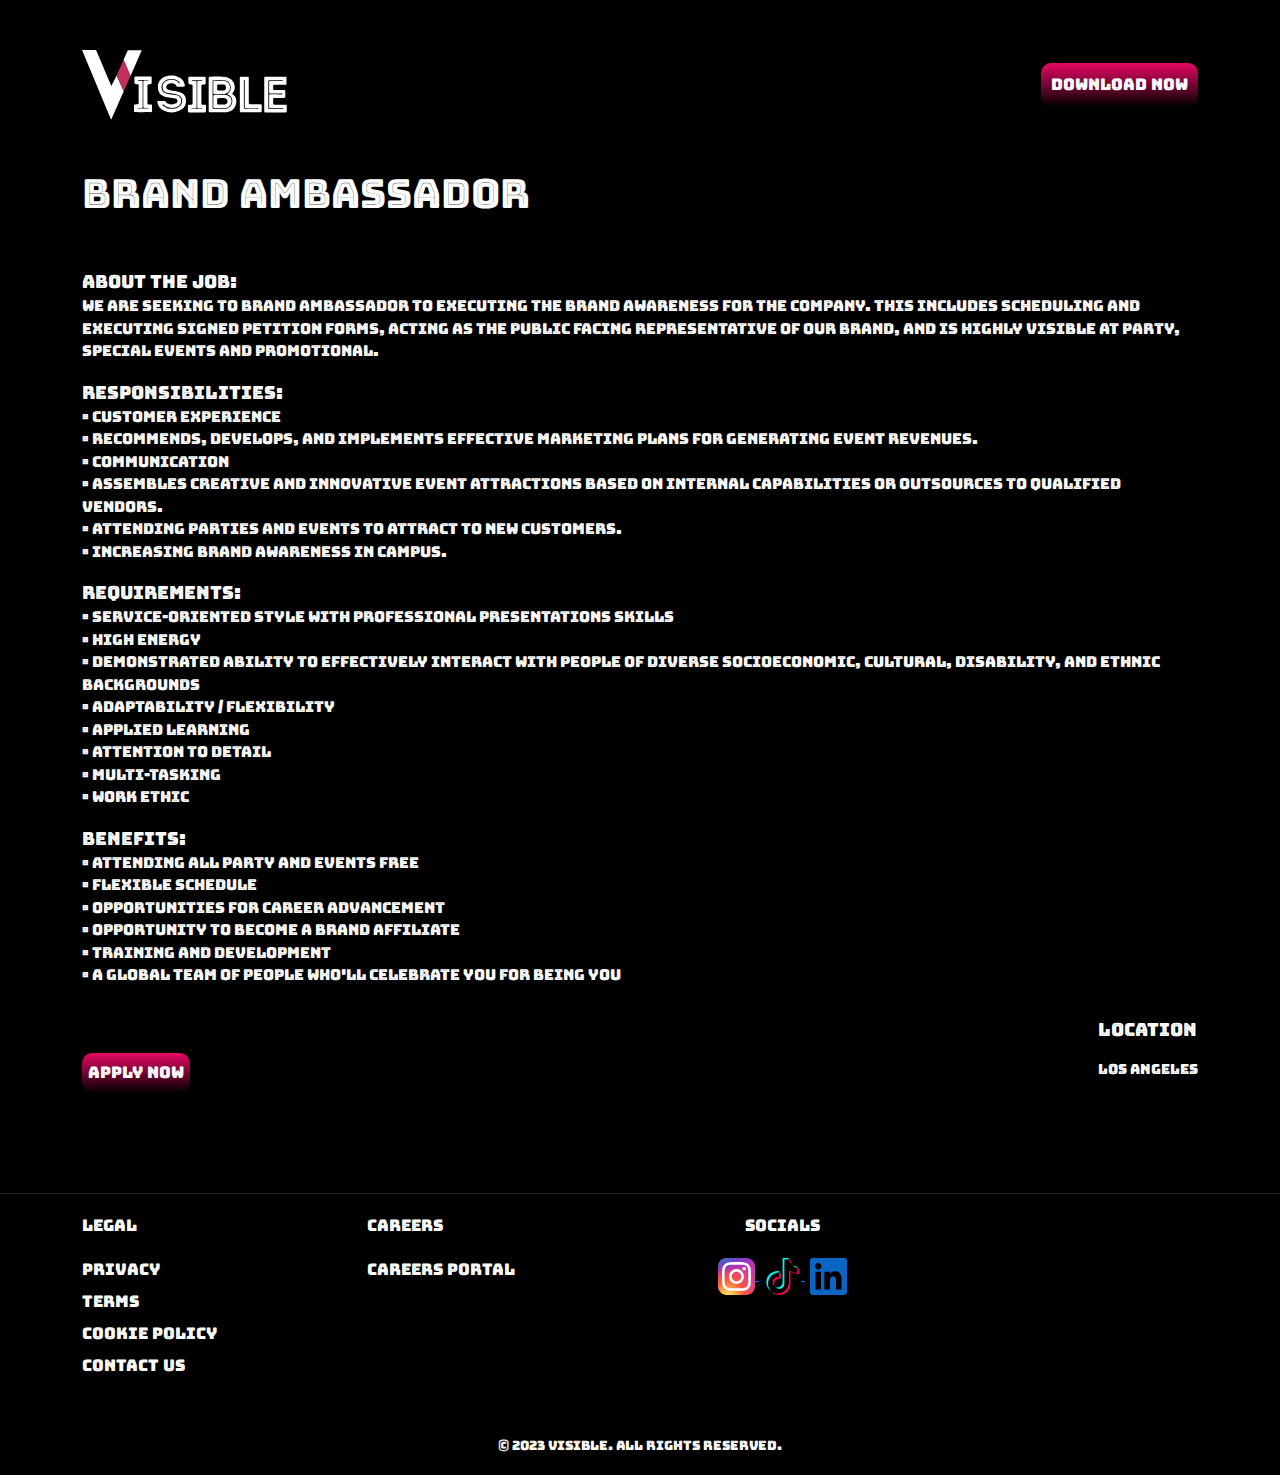
<file: brand-ambassador.html>
<!DOCTYPE html>
<html lang="en">
  <head>
    <meta charset="UTF-8" />
    <meta http-equiv="X-UA-Compatible" content="IE=edge" />
    <meta name="viewport" content="width=device-width, initial-scale=1.0" />
    <title>Visible</title>
  </head>
  <link rel="stylesheet" href="css/bootstrap.min.css" />
  <link rel="stylesheet" href="assets/fonts/BungeeInline-Regular.ttf" />
  <link rel="stylesheet" href="css/style.css" />

  <body  >
 
    <section id="header">
      <div class="container">
        <div class="row">
          <div class="col-4">
            <a class="logo" href="index.html">
              <img src="images/logo.svg" alt="" />
            </a>
          </div>
          <div class="col-8">
            <div class="menu-pc">
              <a href="#">Download Now</a>
            </div>
            <nav class="navbar fixed-top">
              <div class="container-fluid">
                <button
                  class="navbar-toggler"
                  type="button"
                  data-bs-toggle="offcanvas"
                  data-bs-target="#offcanvasNavbar"
                  aria-controls="offcanvasNavbar"
                  aria-label="Toggle navigation"
                >
                  <span class="navbar-toggler-icon"></span>
                </button>
                <div
                  class="offcanvas offcanvas-end"
                  tabindex="-1"
                  id="offcanvasNavbar"
                  aria-labelledby="offcanvasNavbarLabel"
                >
                  <div class="offcanvas-header">
                    <button
                      type="button"
                      class="btn-close"
                      data-bs-dismiss="offcanvas"
                      aria-label="Close"
                    ></button>
                  </div>
                  <div class="offcanvas-body">
                    <ul class="navbar-nav justify-content-end flex-grow-1 pe-3">
                      <li class="nav-item">
                        <a class="nav-link active" aria-current="page" href="#"
                          >Home</a
                        >
                      </li>
                      <li class="nav-item">
                        <a class="nav-link" href="#">Privacy Policy</a>
                      </li>
                      <li class="nav-item">
                        <a class="nav-link" href="#">Terms and Conditions</a>
                      </li>
                      <li class="nav-item">
                        <a class="nav-link" href="#">Cookie Policy</a>
                      </li>
                    </ul>
                    <form class="d-flex mt-3" role="search">
                      <input
                        class="form-control me-2"
                        type="search"
                        placeholder="Search"
                        aria-label="Search"
                      />
                      <button class="btn btn-outline-success" type="submit"
                        >Search</button
                      >
                    </form>
                  </div>
                </div>
              </div>
            </nav>
          </div>
        </div>
      </div>
    </section>
    <section id="main">
      <div class="container">
        <div class="row">
          <h1 class="title-visible">Brand Ambassador</h1>
          <div class="all-job-detail">
            <p class="no-bt">About the Job: </p>
            <p>
              We are seeking to Brand Ambassador to executing the brand
              awareness for the company. This includes scheduling and executing
              signed petition forms, acting as the public facing representative
              of our brand, and is highly visible at party, special events and
              promotional.
            </p>
            <p class="no-bt"> Responsibilities: </p>
            <p>
              • Customer Experience<br />
              • Recommends, develops, and implements effective marketing plans
              for generating event revenues.<br />
              • Communication<br />
              • Assembles creative and innovative event attractions based on
              internal capabilities or outsources to qualified vendors.<br />
              • Attending parties and events to attract to new customers.<br />
              • Increasing brand awareness in campus.<br />
            </p>

            <p class="no-bt">Requirements:</p>
            <p>
              • Service-oriented style with professional presentations skills<br />
              • High energy<br />
              • Demonstrated ability to effectively interact with people of
              diverse socioeconomic, cultural, disability, and ethnic
              backgrounds<br />
              • Adaptability / Flexibility<br />
              • Applied Learning<br />
              • Attention to Detail<br />
              • Multi-Tasking<br />
              • Work Ethic<br />
            </p>
            <p class="no-bt"> Benefits: </p>
            <p>
              • Attending all party and events free<br />
              • Flexible Schedule<br />
              • Opportunities for Career Advancement<br />
              • Opportunity to Become a Brand Affiliate<br />
              • Training and Development<br />
              • A Global Team of People Who'll Celebrate you for Being YOU<br />
            </p>
          </div>
        </div>
        <div class="flex-btn">
          <a href="cv-upload.html" class="apply-button">APPLY NOW</a>
          <div>
            <p>LOCATION</p>
            <span>Los angeles</span>
          </div>
        </div>
      </div>
    </section>

    <footer>
      <div class="container">
        <div class="row">
          <div class="col-lg-3 col-6">
            <div class="privacy-box">
              <p class="title">Legal</p>
              <a href="privacy-policy.html">Privacy</a>
              <a href="#">Terms</a>
              <a href="#">Cookie Policy</a>
              <a href="contact.html">Contact Us</a>
            </div>
          </div>
          <div class="col-lg-3 col-6">
            <div class="privacy-box">
              <p class="title">Careers</p>
              <a href="careers-portal.html">Careers Portal</a>
            </div>
          </div>
          <div class="col-lg-3 col-6">
            <div class="social-media-box">
              <p class="title">Socials</p>
              <!-- <a href="#"> <img src="images/facebook-32.png" alt=""> </a> -->
              <a href="#"> <img src="images/insta.svg" alt="" /> </a>
              <a href="#"> <img src="images/tiktok.svg" alt="" /> </a>
              <a href="https://www.linkedin.com/company/visibleappco">
                <img src="images/linkedin.svg" alt="" />
              </a>
            </div>
          </div>
          <!-- <div class="col-lg-3 col-6">
                    <div class="privacy-box">
                        <p class="title">FAQ</p>
                        <a href="#">Destinations</a>
                        <a href="#">Press Room</a>
                        <a href="contact.html">Contact</a>
                        <a href="#">Promo Code</a>
                    </div>
                </div> -->
        </div>
        <div class="privacy-contract"
          >© 2023 Visible. All rights reserved.
        </div>
      </div>
    </footer>
  </body>
 

  <script src="https://code.jquery.com/jquery-3.6.4.min.js"></script>
  <script src="js/bootstrap.min.js"></script>
  <script src="js/index.js"></script>
</html>
</file>
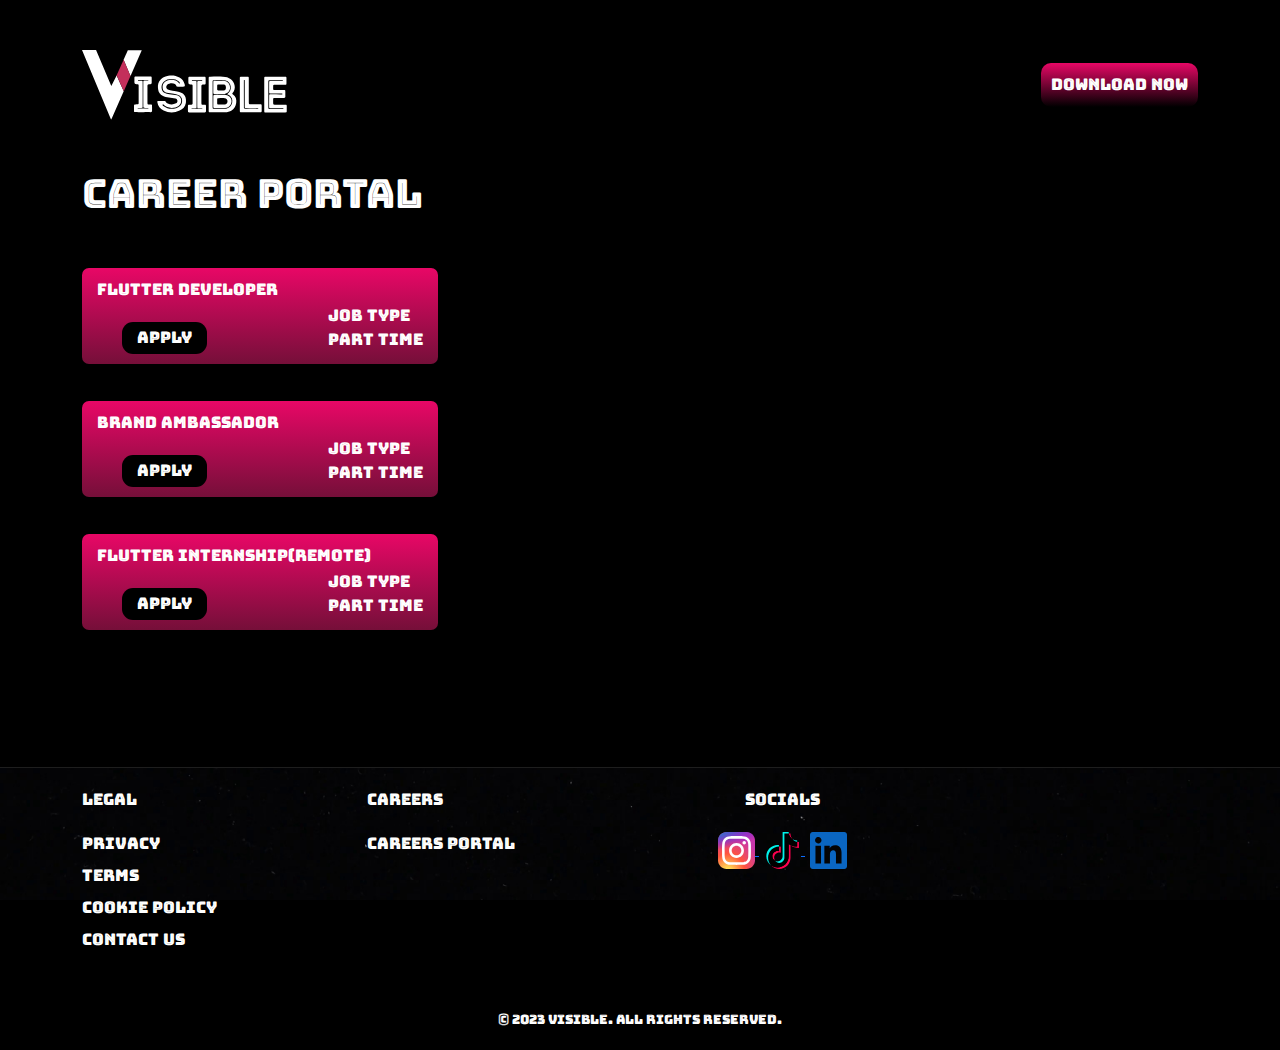
<file: careers-portal.html>
<!DOCTYPE html>
<html lang="en">
  <head>
    <meta charset="UTF-8" />
    <meta http-equiv="X-UA-Compatible" content="IE=edge" />
    <meta name="viewport" content="width=device-width, initial-scale=1.0" />
    <title>Visible</title>
  </head>
  <link rel="stylesheet" href="css/bootstrap.min.css" />
  <link rel="stylesheet" href="assets/fonts/BungeeInline-Regular.ttf" />
  <link rel="stylesheet" href="css/style.css" />

  <body > 
    <section id="header">
      <div class="container">
        <div class="row">
          <div class="col-4">
            <a class="logo" href="index.html">
              <img src="images/logo.svg" alt="" />
            </a>
          </div>
          <div class="col-8">
            <div class="menu-pc">
              <a href="#">Download Now</a>
            </div>
            <nav class="navbar fixed-top">
              <div class="container-fluid">
                <button
                  class="navbar-toggler"
                  type="button"
                  data-bs-toggle="offcanvas"
                  data-bs-target="#offcanvasNavbar"
                  aria-controls="offcanvasNavbar"
                  aria-label="Toggle navigation"
                >
                  <span class="navbar-toggler-icon"></span>
                </button>
                <div
                  class="offcanvas offcanvas-end"
                  tabindex="-1"
                  id="offcanvasNavbar"
                  aria-labelledby="offcanvasNavbarLabel"
                >
                  <div class="offcanvas-header">
                    <button
                      type="button"
                      class="btn-close"
                      data-bs-dismiss="offcanvas"
                      aria-label="Close"
                    ></button>
                  </div>
                  <div class="offcanvas-body">
                    <ul class="navbar-nav justify-content-end flex-grow-1 pe-3">
                      <li class="nav-item">
                        <a class="nav-link active" aria-current="page" href="#"
                          >Home</a
                        >
                      </li>
                      <li class="nav-item">
                        <a class="nav-link" href="#">Privacy Policy</a>
                      </li>
                      <li class="nav-item">
                        <a class="nav-link" href="#">Terms and Conditions</a>
                      </li>
                      <li class="nav-item">
                        <a class="nav-link" href="#">Cookie Policy</a>
                      </li>
                    </ul>
                    <form class="d-flex mt-3" role="search">
                      <input
                        class="form-control me-2"
                        type="search"
                        placeholder="Search"
                        aria-label="Search"
                      />
                      <button class="btn btn-outline-success" type="submit"
                        >Search</button
                      >
                    </form>
                  </div>
                </div>
              </div>
            </nav>
          </div>
        </div>
      </div>
    </section>
    <section id="main">
      <div class="container">
        <div class="row dir-col">
          <h1 class="title-visible">Career Portal</h1>
          <div class="col-lg-4 col-md-6">
            <div class="career-portal">
              <a href="flutter-developer-remote.html">
                <div class="content-career">
                  <div class="up">Flutter Developer</div>
                  <div class="down">
                    <div class="button">APPLY</div>
                    <div class="details">
                      <p>Job Type</p>
                      <p>Part Time</p>
                    </div>
                  </div>
                </div>
              </a>
            </div>
          </div>
          <div class="col-lg-4 col-md-6">
            <div class="career-portal">
              <a href="brand-ambassador.html">
                <div class="content-career">
                  <div class="up">Brand Ambassador</div>
                  <div class="down">
                    <div class="button">APPLY</div>
                    <div class="details">
                      <p>Job Type</p>
                      <p>Part Time</p>
                    </div>
                  </div>
                </div>
              </a>
            </div>
          </div>
          <div class="col-lg-4 col-md-6">
            <div class="career-portal">
              <a href="flutter-developer.html">
                <div class="content-career">
                  <div class="up">Flutter Internship(Remote)</div>
                  <div class="down">
                    <div class="button">APPLY</div>
                    <div class="details">
                      <p>Job Type</p>
                      <p>Part Time</p>
                    </div>
                  </div>
                </div>
              </a>
            </div>
          </div>
          <!-- <div class="col-lg-4 col-md-6">
                    <div class="career-portal">
                        <a href="flutter-developer.html">
                            <div class="content-career">
                                <div class="up">Flutter Developer</div>
                                <div class="down">
                                    <div class="button">APPLY</div>
                                    <div class="details">
                                        <p>Job Type</p>
                                        <p>Part Time</p>
                                    </div>
                                </div>
                            </div>
                        </a>
                    </div>
                </div>
                <div class="col-lg-4 col-md-6">
                    <div class="career-portal">
                        <a href="flutter-developer.html">
                            <div class="content-career">
                                <div class="up">Flutter Developer</div>
                                <div class="down">
                                    <div class="button">APPLY</div>
                                    <div class="details">
                                        <p>Job Type</p>
                                        <p>Part Time</p>
                                    </div>
                                </div>
                            </div>
                        </a>
                    </div>
                </div>
                <div class="col-lg-4 col-md-6">
                    <div class="career-portal">
                        <a href="flutter-developer.html">
                            <div class="content-career">
                                <div class="up">Flutter Developer</div>
                                <div class="down">
                                    <div class="button">APPLY</div>
                                    <div class="details">
                                        <p>Job Type</p>
                                        <p>Part Time</p>
                                    </div>
                                </div>
                            </div>
                        </a>
                    </div>
                </div> -->
        </div>
      </div>
    </section>

    <footer>
      <div class="container">
        <div class="row">
          <div class="col-lg-3 col-6">
            <div class="privacy-box">
              <p class="title">Legal</p>
              <a href="privacy-policy.html">Privacy</a>
              <a href="#">Terms</a>
              <a href="#">Cookie Policy</a>
              <a href="contact.html">Contact Us</a>
            </div>
          </div>
          <div class="col-lg-3 col-6">
            <div class="privacy-box">
              <p class="title">Careers</p>
              <a href="careers-portal.html">Careers Portal</a>
            </div>
          </div>
          <div class="col-lg-3 col-6">
            <div class="social-media-box">
              <p class="title">Socials</p>
              <!-- <a href="#"> <img src="images/facebook-32.png" alt=""> </a> -->
              <a href="#"> <img src="images/insta.svg" alt="" /> </a>
              <a href="#"> <img src="images/tiktok.svg" alt="" /> </a>
              <a href="https://www.linkedin.com/company/visibleappco">
                <img src="images/linkedin.svg" alt="" />
              </a>
            </div>
          </div>
          <!-- <div class="col-lg-3 col-6">
                    <div class="privacy-box">
                        <p class="title">FAQ</p>
                        <a href="#">Destinations</a>
                        <a href="#">Press Room</a>
                        <a href="contact.html">Contact</a>
                        <a href="#">Promo Code</a>
                    </div>
                </div> -->
        </div>
        <div class="privacy-contract"
          >© 2023 Visible. All rights reserved.
        </div>
      </div>
    </footer>
  </body>
 
  <script src="https://code.jquery.com/jquery-3.6.4.min.js"></script>
  <script src="js/bootstrap.min.js"></script>
  <script src="js/index.js"></script>
</html>
</file>
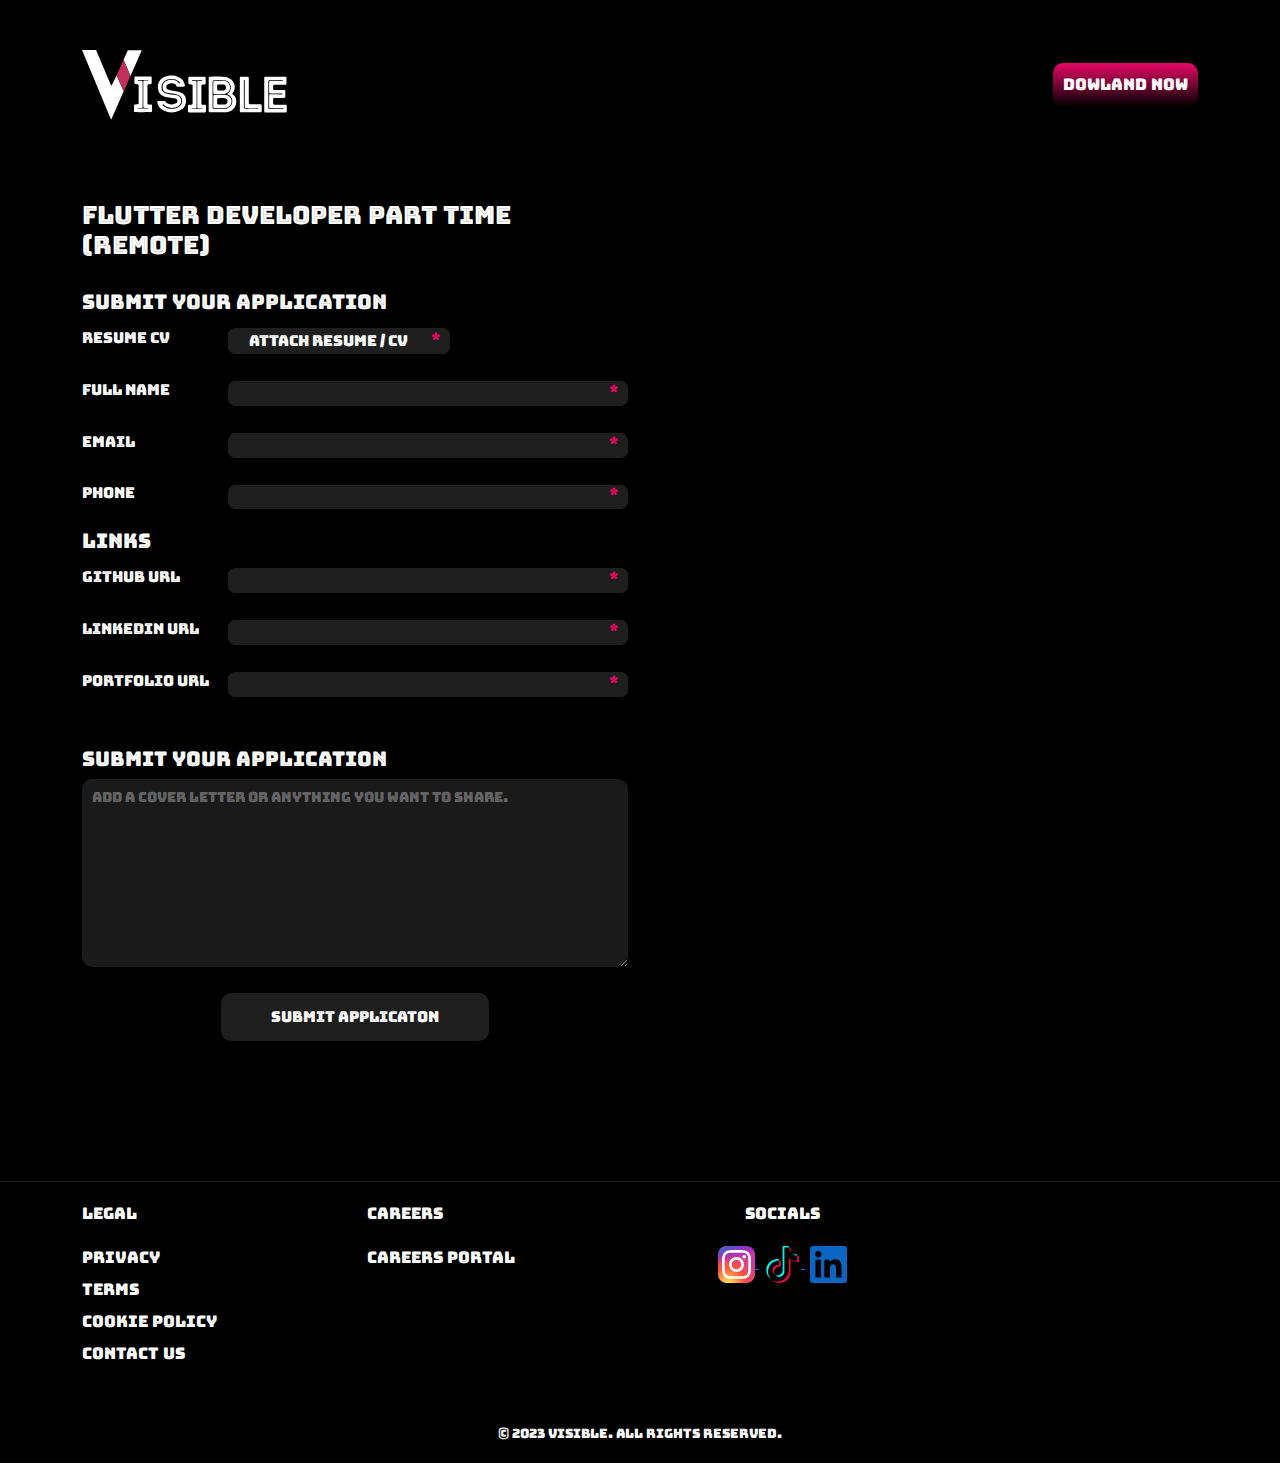
<file: cv-upload.html>
<!DOCTYPE html>
<html lang="en">
  <head>
    <meta charset="UTF-8" />
    <meta http-equiv="X-UA-Compatible" content="IE=edge" />
    <meta name="viewport" content="width=device-width, initial-scale=1.0" />
    <title>Visible</title>
  </head>
  <link rel="stylesheet" href="css/bootstrap.min.css" />
  <link rel="stylesheet" href="assets/fonts/BungeeInline-Regular.ttf" />
  <link rel="stylesheet" href="css/style.css" />

  <body >
     
    <section id="header">
      <div class="container">
        <div class="row">
          <div class="col-4">
            <a class="logo" href="index.html">
              <img src="images/logo.svg" alt="" />
            </a>
          </div>
          <div class="col-8">
            <div class="menu-pc">
              <a href="#">Dowland Now</a>
            </div>
            <nav class="navbar fixed-top">
              <div class="container-fluid">
                <button
                  class="navbar-toggler"
                  type="button"
                  data-bs-toggle="offcanvas"
                  data-bs-target="#offcanvasNavbar"
                  aria-controls="offcanvasNavbar"
                  aria-label="Toggle navigation"
                >
                  <span class="navbar-toggler-icon"></span>
                </button>
                <div
                  class="offcanvas offcanvas-end"
                  tabindex="-1"
                  id="offcanvasNavbar"
                  aria-labelledby="offcanvasNavbarLabel"
                >
                  <div class="offcanvas-header">
                    <button
                      type="button"
                      class="btn-close"
                      data-bs-dismiss="offcanvas"
                      aria-label="Close"
                    ></button>
                  </div>
                  <div class="offcanvas-body">
                    <ul class="navbar-nav justify-content-end flex-grow-1 pe-3">
                      <li class="nav-item">
                        <a class="nav-link active" aria-current="page" href="#"
                          >Home</a
                        >
                      </li>
                      <li class="nav-item">
                        <a class="nav-link" href="#">Privacy</a>
                      </li>
                      <li class="nav-item">
                        <a class="nav-link" href="#">Terms</a>
                      </li>
                      <li class="nav-item">
                        <a class="nav-link" href="#">Cookie Policy</a>
                      </li>
                      <li class="nav-item">
                        <a class="nav-link" href="#">Intellectual Property</a>
                      </li>
                    </ul>
                    <form class="d-flex mt-3" role="search">
                      <input
                        class="form-control me-2"
                        type="search"
                        placeholder="Search"
                        aria-label="Search"
                      />
                      <button class="btn btn-outline-success" type="submit"
                        >Search</button
                      >
                    </form>
                  </div>
                </div>
              </div>
            </nav>
          </div>
        </div>
      </div>
    </section>
    <section id="main">
      <div class="container">
        <div class="row">
          <div class="col-lg-6">
            <div class="job-submit">
              <h1 class="job-title">
                Flutter Developer Part Time (Remote)

                <form class="cv-upload" action="">
                  <h2 class="cv-head">Submit your application</h2>
                  <div class="upload-box">
                    <div class="info">Resume CV</div>
                    <div class="input-box no-b">
                      <div class="input-box cv-bx">
                        <label class="file-filed" for="myfile"
                          >attach resume / CV</label
                        >
                        <!-- <input type="text" value=""> -->
                      </div>
                      <input
                        style="border: transparent; background: transparent"
                        type="file"
                        id="myfile"
                        name="myfile"
                      />
                      <!-- <br><br> -->
                    </div>
                  </div>
                  <div class="upload-box">
                    <div class="info">Full Name</div>
                    <div class="input-box">
                      <input type="text" value="" />
                    </div>
                  </div>
                  <div class="upload-box">
                    <div class="info">Email</div>
                    <div class="input-box">
                      <input type="text" value="" />
                    </div>
                  </div>
                  <div class="upload-box">
                    <div class="info">Phone</div>
                    <div class="input-box">
                      <input type="number" value="" />
                    </div>
                  </div>
                  <h2 class="cv-head">Links</h2>
                  <div class="upload-box">
                    <div class="info">GitHub URL</div>
                    <div class="input-box">
                      <input type="text" value="" />
                    </div>
                  </div>
                  <div class="upload-box">
                    <div class="info">Linkedin URL</div>
                    <div class="input-box">
                      <input type="text" value="" />
                    </div>
                  </div>
                  <div class="upload-box">
                    <div class="info">Portfolio URL</div>
                    <div class="input-box">
                      <input type="text" value="" />
                    </div>
                  </div>
                  <br />
                  <h2 class="cv-head">Submit your application</h2>

                  <div class="extra-information">
                    <textarea
                      placeholder="Add a cover letter or anything you want to share."
                      name=""
                      id=""
                      cols="30"
                      rows="10"
                    ></textarea>
                  </div>
                  <div class="submit-button">
                    <button>SUBMIT APPLICATON</button>
                  </div>
                </form>
              </h1>
            </div>
          </div>
        </div>
      </div>
    </section>

    <footer>
      <div class="container">
        <div class="row">
          <div class="col-lg-3 col-6">
            <div class="privacy-box">
              <p class="title">Legal</p>
              <a href="privacy-policy.html">Privacy</a>
              <a href="#">Terms</a>
              <a href="#">Cookie Policy</a>
              <a href="contact.html">Contact Us</a>
            </div>
          </div>
          <div class="col-lg-3 col-6">
            <div class="privacy-box">
              <p class="title">Careers</p>
              <a href="careers-portal.html">Careers Portal</a>
            </div>
          </div>
          <div class="col-lg-3 col-6">
            <div class="social-media-box">
              <p class="title">Socials</p>
              <!-- <a href="#"> <img src="images/facebook-32.png" alt=""> </a> -->
              <a href="#"> <img src="images/insta.svg" alt="" /> </a>
              <a href="#"> <img src="images/tiktok.svg" alt="" /> </a>
              <a href="https://www.linkedin.com/company/visibleappco">
                <img src="images/linkedin.svg" alt="" />
              </a>
            </div>
          </div>
          <!-- <div class="col-lg-3 col-6">
                    <div class="privacy-box">
                        <p class="title">FAQ</p>
                        <a href="#">Destinations</a>
                        <a href="#">Press Room</a>
                        <a href="contact.html">Contact</a>
                        <a href="#">Promo Code</a>
                    </div>
                </div> -->
        </div>
        <div class="privacy-contract"
          >© 2023 Visible. All rights reserved.
        </div>
      </div>
    </footer>
  </body>
 
  <script src="https://code.jquery.com/jquery-3.6.4.min.js"></script>
  <script src="js/bootstrap.min.js"></script>
  <script src="js/index.js"></script>
</html>
</file>
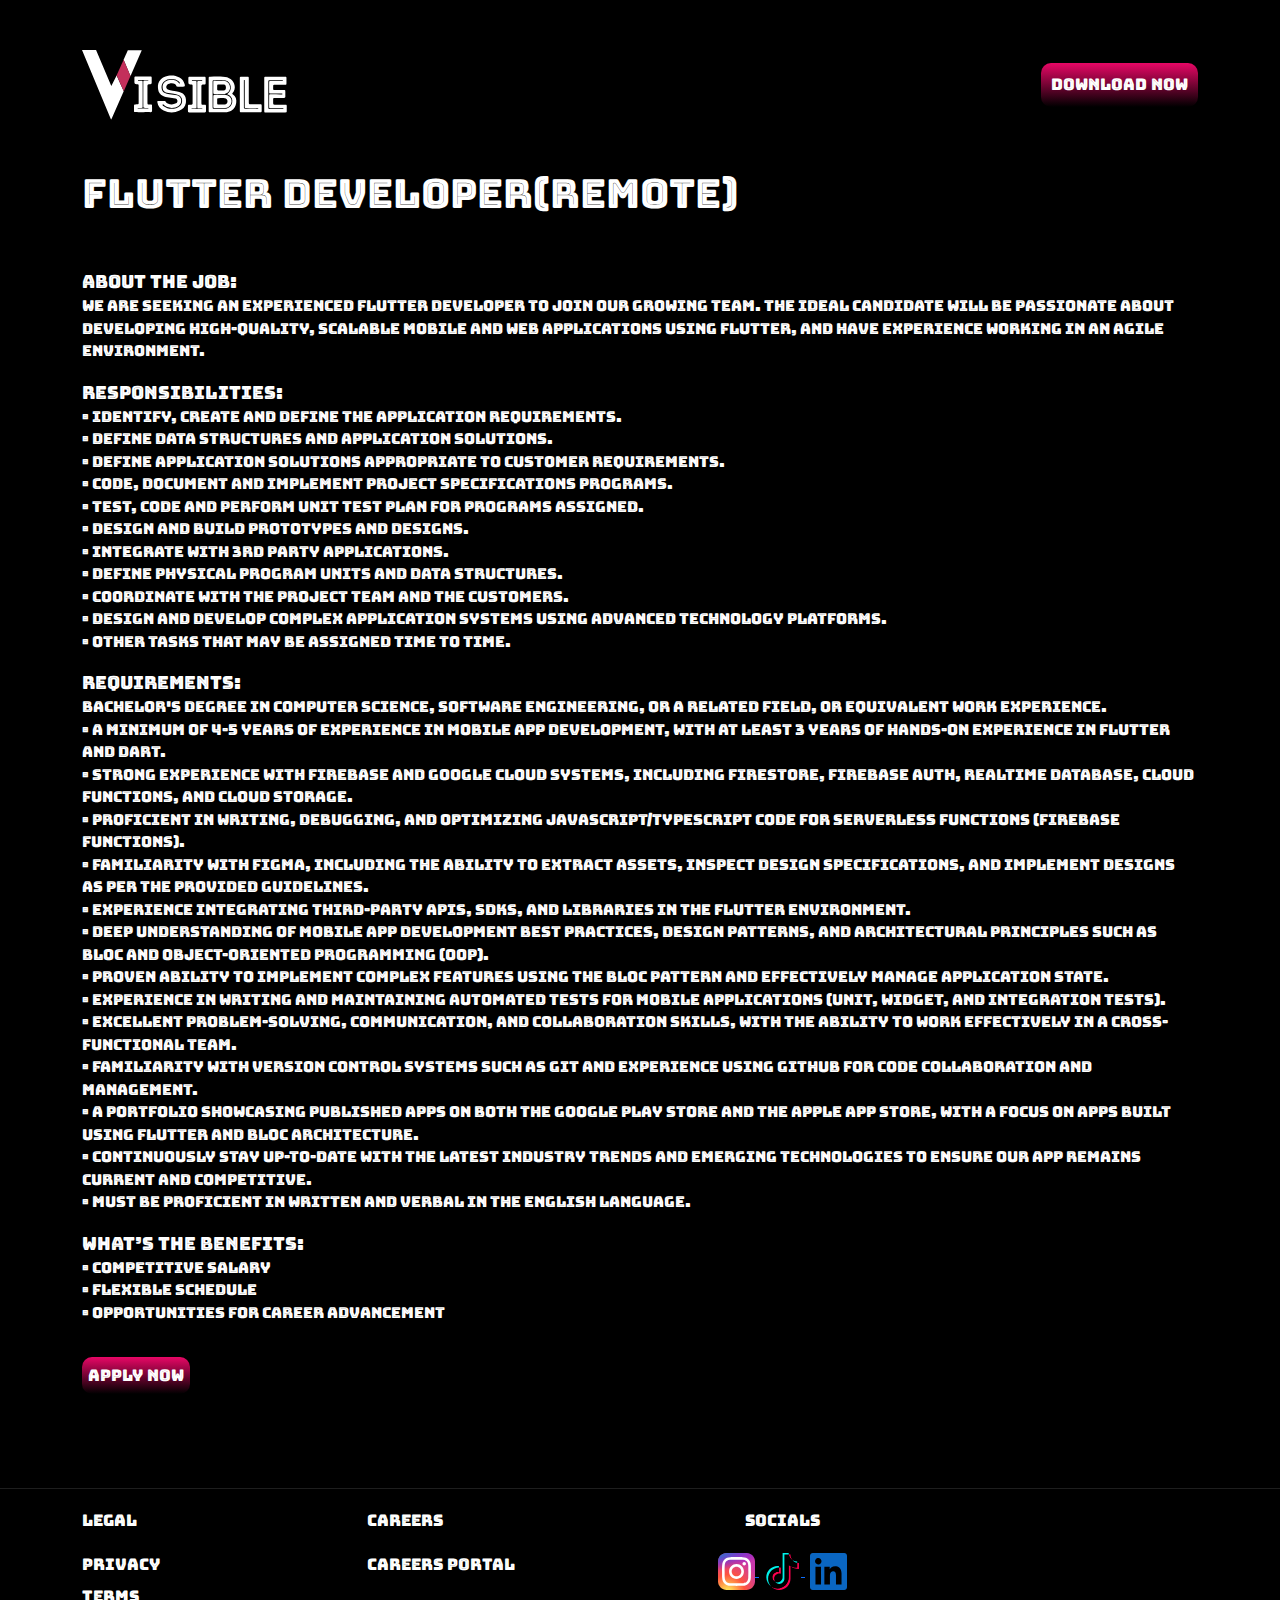
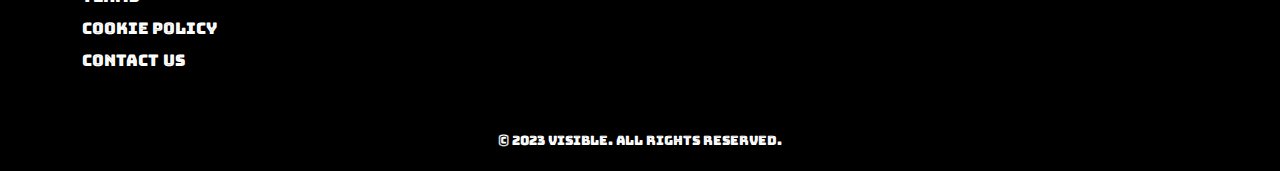
<file: flutter-developer-remote.html>
<!DOCTYPE html>
<html lang="en">
  <head>
    <meta charset="UTF-8" />
    <meta http-equiv="X-UA-Compatible" content="IE=edge" />
    <meta name="viewport" content="width=device-width, initial-scale=1.0" />
    <title>Visible</title>
  </head>
  <link rel="stylesheet" href="css/bootstrap.min.css" />
  <link rel="stylesheet" href="assets/fonts/BungeeInline-Regular.ttf" />
  <link rel="stylesheet" href="css/style.css" />

  <body  >
    
    <section id="header">
      <div class="container">
        <div class="row">
          <div class="col-4">
            <a class="logo" href="index.html">
              <img src="images/logo.svg" alt="" />
            </a>
          </div>
          <div class="col-8">
            <div class="menu-pc">
              <a href="#">Download Now</a>
            </div>
            <nav class="navbar fixed-top">
              <div class="container-fluid">
                <button
                  class="navbar-toggler"
                  type="button"
                  data-bs-toggle="offcanvas"
                  data-bs-target="#offcanvasNavbar"
                  aria-controls="offcanvasNavbar"
                  aria-label="Toggle navigation"
                >
                  <span class="navbar-toggler-icon"></span>
                </button>
                <div
                  class="offcanvas offcanvas-end"
                  tabindex="-1"
                  id="offcanvasNavbar"
                  aria-labelledby="offcanvasNavbarLabel"
                >
                  <div class="offcanvas-header">
                    <button
                      type="button"
                      class="btn-close"
                      data-bs-dismiss="offcanvas"
                      aria-label="Close"
                    ></button>
                  </div>
                  <div class="offcanvas-body">
                    <ul class="navbar-nav justify-content-end flex-grow-1 pe-3">
                      <li class="nav-item">
                        <a class="nav-link active" aria-current="page" href="#"
                          >Home</a
                        >
                      </li>
                      <li class="nav-item">
                        <a class="nav-link" href="#">Privacy</a>
                      </li>
                      <li class="nav-item">
                        <a class="nav-link" href="#">Terms</a>
                      </li>
                      <li class="nav-item">
                        <a class="nav-link" href="#">Cookie Policy</a>
                      </li>
                      <li class="nav-item">
                        <a class="nav-link" href="#">Intellectual Property</a>
                      </li>
                    </ul>
                    <form class="d-flex mt-3" role="search">
                      <input
                        class="form-control me-2"
                        type="search"
                        placeholder="Search"
                        aria-label="Search"
                      />
                      <button class="btn btn-outline-success" type="submit"
                        >Search</button
                      >
                    </form>
                  </div>
                </div>
              </div>
            </nav>
          </div>
        </div>
      </div>
    </section>
    <section id="main">
      <div class="container">
        <div class="row">
          <h1 class="title-visible">Flutter Developer(Remote)</h1>
          <div class="all-job-detail">
            <p class="no-bt">About the Job: </p>
            <p>
              We are seeking an experienced Flutter Developer to join our
              growing team. The ideal candidate will be passionate about
              developing high-quality, scalable mobile and web applications
              using Flutter, and have experience working in an Agile
              environment.
            </p>
            <p class="no-bt"> Responsibilities: </p>
            <p>
              • Identify, create and define the application requirements.<br />
              • Define data structures and application solutions.<br />
              • Define application solutions appropriate to customer
              requirements.<br />
              • Code, document and implement project specifications programs.<br />
              • Test, code and perform unit test plan for programs assigned.<br />
              • Design and build prototypes and designs.<br />
              • Integrate with 3rd party applications.<br />
              • Define physical program units and data structures.<br />
              • Coordinate with the project team and the customers.<br />
              • Design and develop complex application systems using advanced
              technology platforms.<br />
              • Other tasks that may be assigned time to time.<br />
            </p>
            <p class="no-bt"> Requirements: </p>
            <p>
              Bachelor's degree in Computer Science, Software Engineering, or a
              related field, or equivalent work experience.<br />
              • A minimum of 4-5 years of experience in mobile app development,
              with at least 3 years of hands-on experience in Flutter and
              Dart.<br />
              • Strong experience with Firebase and Google Cloud Systems,
              including Firestore, Firebase Auth, Realtime Database, Cloud
              Functions, and Cloud Storage.<br />
              • Proficient in writing, debugging, and optimizing
              JavaScript/TypeScript code for serverless functions (Firebase
              Functions).<br />
              • Familiarity with Figma, including the ability to extract assets,
              inspect design specifications, and implement designs as per the
              provided guidelines.<br />
              • Experience integrating third-party APIs, SDKs, and libraries in
              the Flutter environment.<br />
              • Deep understanding of mobile app development best practices,
              design patterns, and architectural principles such as BLoC and
              object-oriented programming (OOP).<br />
              • Proven ability to implement complex features using the BLoC
              pattern and effectively manage application state.<br />
              • Experience in writing and maintaining automated tests for mobile
              applications (unit, widget, and integration tests).<br />
              • Excellent problem-solving, communication, and collaboration
              skills, with the ability to work effectively in a cross-functional
              team.<br />
              • Familiarity with version control systems such as Git and
              experience using GitHub for code collaboration and management.<br />
              • A portfolio showcasing published apps on both the Google Play
              Store and the Apple App Store, with a focus on apps built using
              Flutter and BLoC architecture.<br />
              • Continuously stay up-to-date with the latest industry trends and
              emerging technologies to ensure our app remains current and
              competitive.<br />
              • Must be proficient in written and verbal in the English
              language.<br />
            </p>
            <p class="no-bt"> What’s the Benefits:</p>
            <p>
              • Competitive Salary<br />
              • Flexible Schedule<br />
              • Opportunities for Career Advancement<br />
            </p>
          </div>
        </div>
        <br />
        <a href="cv-upload.html" class="apply-button">APPLY NOW</a>
      </div>
    </section>

    <footer>
      <div class="container">
        <div class="row">
          <div class="col-lg-3 col-6">
            <div class="privacy-box">
              <p class="title">Legal</p>
              <a href="privacy-policy.html">Privacy</a>
              <a href="#">Terms</a>
              <a href="#">Cookie Policy</a>
              <a href="contact.html">Contact Us</a>
            </div>
          </div>
          <div class="col-lg-3 col-6">
            <div class="privacy-box">
              <p class="title">Careers</p>
              <a href="careers-portal.html">Careers Portal</a>
            </div>
          </div>
          <div class="col-lg-3 col-6">
            <div class="social-media-box">
              <p class="title">Socials</p>
              <!-- <a href="#"> <img src="images/facebook-32.png" alt=""> </a> -->
              <a href="#"> <img src="images/insta.svg" alt="" /> </a>
              <a href="#"> <img src="images/tiktok.svg" alt="" /> </a>
              <a href="https://www.linkedin.com/company/visibleappco">
                <img src="images/linkedin.svg" alt="" />
              </a>
            </div>
          </div>
          <!-- <div class="col-lg-3 col-6">
                    <div class="privacy-box">
                        <p class="title">FAQ</p>
                        <a href="#">Destinations</a>
                        <a href="#">Press Room</a>
                        <a href="contact.html">Contact</a>
                        <a href="#">Promo Code</a>
                    </div>
                </div> -->
        </div>
        <div class="privacy-contract"
          >© 2023 Visible. All rights reserved.
        </div>
      </div>
    </footer>
  </body>
  
  <script src="https://code.jquery.com/jquery-3.6.4.min.js"></script>
  <script src="js/bootstrap.min.js"></script>
  <script src="js/index.js"></script>
</html>
</file>
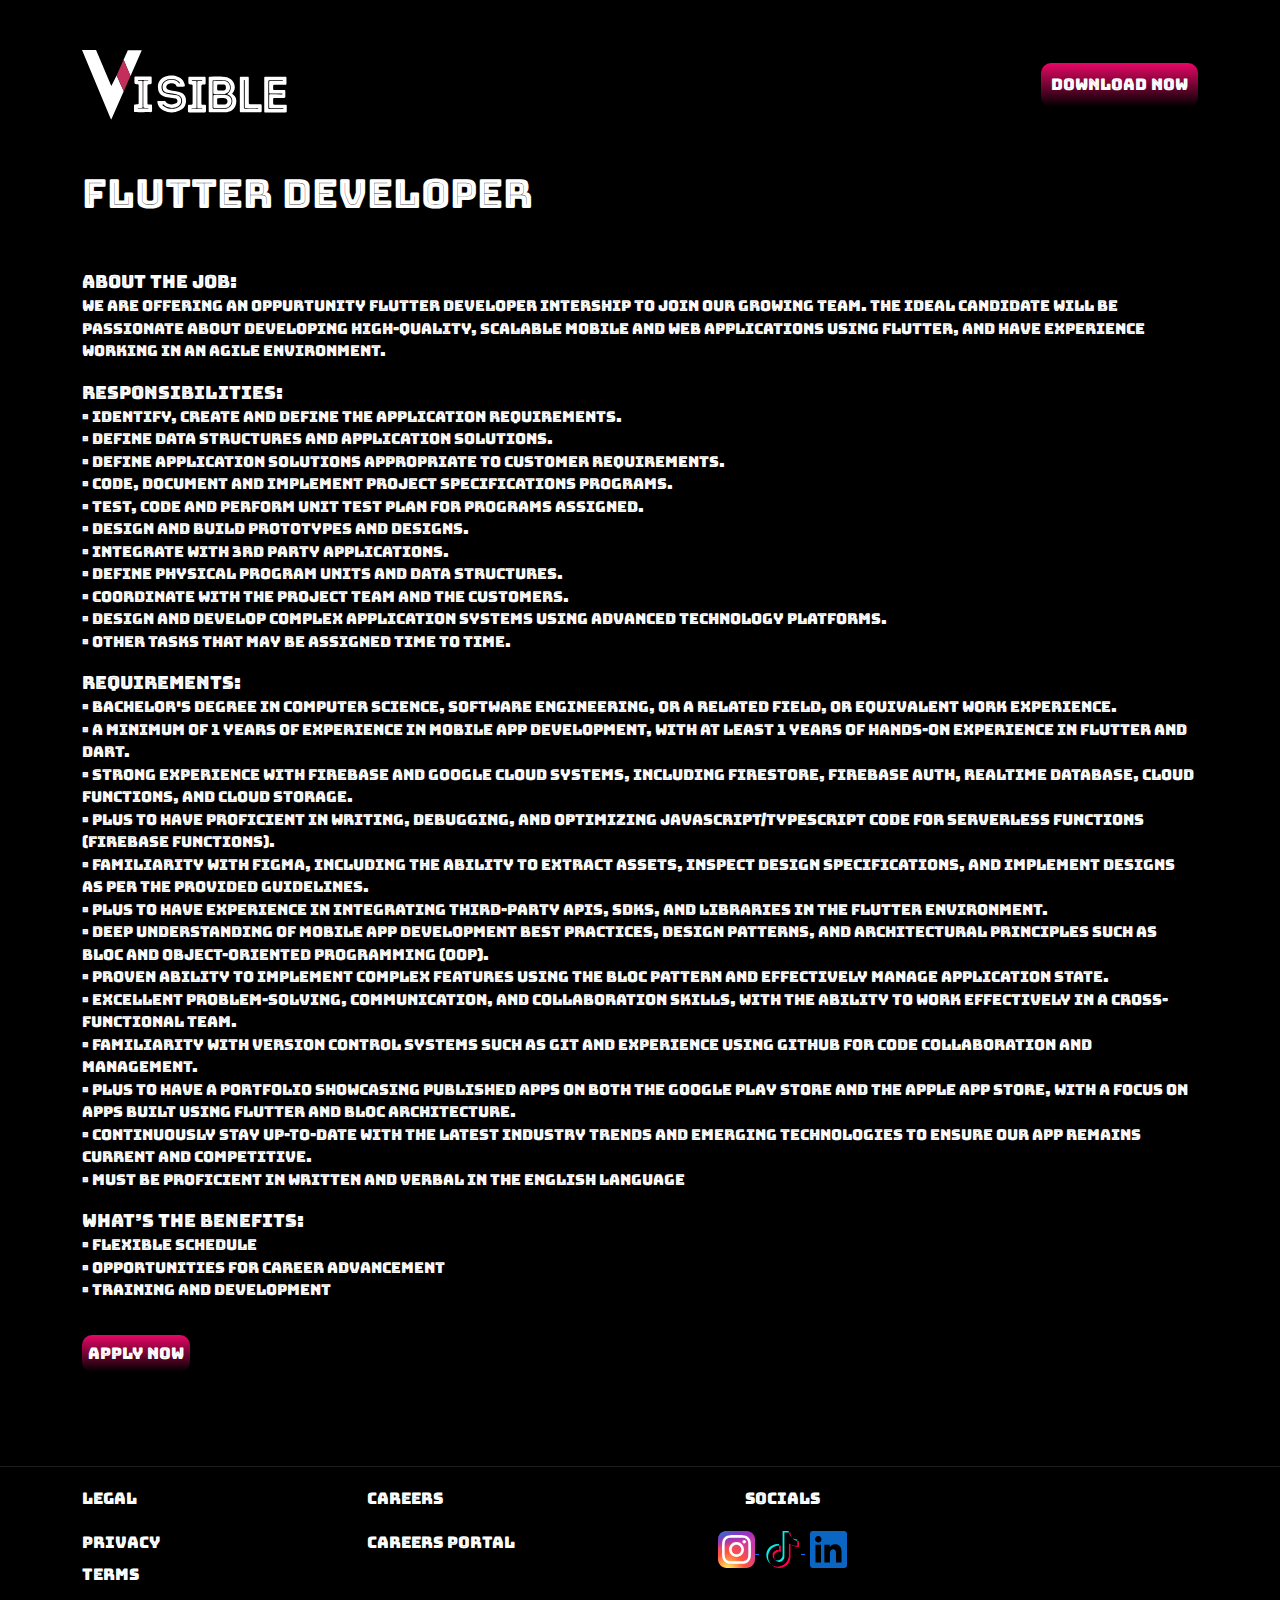
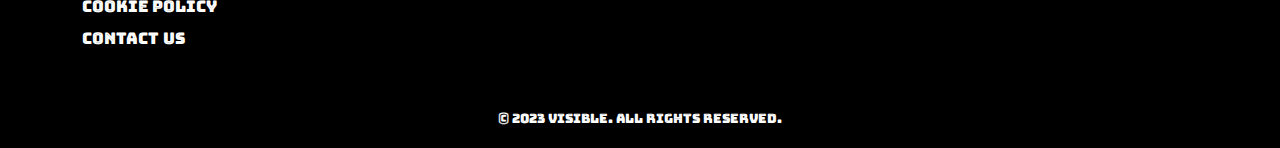
<file: flutter-developer.html>
<!DOCTYPE html>
<html lang="en">
  <head>
    <meta charset="UTF-8" />
    <meta http-equiv="X-UA-Compatible" content="IE=edge" />
    <meta name="viewport" content="width=device-width, initial-scale=1.0" />
    <title>Visible</title>
  </head>
  <link rel="stylesheet" href="css/bootstrap.min.css" />
  <link rel="stylesheet" href="assets/fonts/BungeeInline-Regular.ttf" />
  <link rel="stylesheet" href="css/style.css" />

  <body  >
   
    <section id="header">
      <div class="container">
        <div class="row">
          <div class="col-4">
            <a class="logo" href="index.html">
              <img src="images/logo.svg" alt="" />
            </a>
          </div>
          <div class="col-8">
            <div class="menu-pc">
              <a href="#">Download Now</a>
            </div>
            <nav class="navbar fixed-top">
              <div class="container-fluid">
                <button
                  class="navbar-toggler"
                  type="button"
                  data-bs-toggle="offcanvas"
                  data-bs-target="#offcanvasNavbar"
                  aria-controls="offcanvasNavbar"
                  aria-label="Toggle navigation"
                >
                  <span class="navbar-toggler-icon"></span>
                </button>
                <div
                  class="offcanvas offcanvas-end"
                  tabindex="-1"
                  id="offcanvasNavbar"
                  aria-labelledby="offcanvasNavbarLabel"
                >
                  <div class="offcanvas-header">
                    <button
                      type="button"
                      class="btn-close"
                      data-bs-dismiss="offcanvas"
                      aria-label="Close"
                    ></button>
                  </div>
                  <div class="offcanvas-body">
                    <ul class="navbar-nav justify-content-end flex-grow-1 pe-3">
                      <li class="nav-item">
                        <a class="nav-link active" aria-current="page" href="#"
                          >Home</a
                        >
                      </li>
                      <li class="nav-item">
                        <a class="nav-link" href="#">Privacy</a>
                      </li>
                      <li class="nav-item">
                        <a class="nav-link" href="#">Terms</a>
                      </li>
                      <li class="nav-item">
                        <a class="nav-link" href="#">Cookie Policy</a>
                      </li>
                      <li class="nav-item">
                        <a class="nav-link" href="#">Intellectual Property</a>
                      </li>
                    </ul>
                    <form class="d-flex mt-3" role="search">
                      <input
                        class="form-control me-2"
                        type="search"
                        placeholder="Search"
                        aria-label="Search"
                      />
                      <button class="btn btn-outline-success" type="submit"
                        >Search</button
                      >
                    </form>
                  </div>
                </div>
              </div>
            </nav>
          </div>
        </div>
      </div>
    </section>
    <section id="main">
      <div class="container">
        <div class="row">
          <h1 class="title-visible">Flutter Developer</h1>
          <div class="all-job-detail">
            <p class="no-bt">About the Job: </p>
            <p>
              We are offering an oppurtunity Flutter Developer Intership to join
              our growing team. The ideal candidate will be passionate about
              developing high-quality, scalable mobile and web applications
              using Flutter, and have experience working in an Agile
              environment.
            </p>
            <p class="no-bt"> Responsibilities: </p>
            <p>
              • Identify, create and define the application requirements.<br />
              • Define data structures and application solutions.<br />
              • Define application solutions appropriate to customer
              requirements.<br />
              • Code, document and implement project specifications programs.<br />
              • Test, code and perform unit test plan for programs assigned.<br />
              • Design and build prototypes and designs.<br />
              • Integrate with 3rd party applications.<br />
              • Define physical program units and data structures.<br />
              • Coordinate with the project team and the customers.<br />
              • Design and develop complex application systems using advanced
              technology platforms.<br />
              • Other tasks that may be assigned time to time.<br />
            </p>
            <p class="no-bt"> Requirements: </p>
            <p>
              • Bachelor's degree in Computer Science, Software Engineering, or
              a related field, or equivalent work experience.<br />
              • A minimum of 1 years of experience in mobile app development,
              with at least 1 years of hands-on experience in Flutter and
              Dart.<br />
              • Strong experience with Firebase and Google Cloud Systems,
              including Firestore, Firebase Auth, Realtime Database, Cloud
              Functions, and Cloud Storage.<br />
              • Plus to have proficient in writing, debugging, and optimizing
              JavaScript/TypeScript code for serverless functions (Firebase
              Functions).<br />
              • Familiarity with Figma, including the ability to extract assets,
              inspect design specifications, and implement designs as per the
              provided guidelines.<br />
              • Plus to have experience in integrating third-party APIs, SDKs,
              and libraries in the Flutter environment.<br />
              • Deep understanding of mobile app development best practices,
              design patterns, and architectural principles such as BLoC and
              object-oriented programming (OOP).<br />
              • Proven ability to implement complex features using the BLoC
              pattern and effectively manage application state.<br />
              • Excellent problem-solving, communication, and collaboration
              skills, with the ability to work effectively in a cross-functional
              team.<br />
              • Familiarity with version control systems such as Git and
              experience using GitHub for code collaboration and management.<br />
              • Plus to have a portfolio showcasing published apps on both the
              Google Play Store and the Apple App Store, with a focus on apps
              built using Flutter and BLoC architecture.<br />
              • Continuously stay up-to-date with the latest industry trends and
              emerging technologies to ensure our app remains current and
              competitive.<br />
              • Must be proficient in written and verbal in the English
              language<br />
            </p>
            <p class="no-bt"> What’s the Benefits:</p>
            <p>
              • Flexible Schedule<br />
              • Opportunities for Career Advancement<br />
              • Training and Development<br />
            </p>
          </div>
        </div>
        <br />
        <a href="cv-upload.html" class="apply-button">APPLY NOW</a>
      </div>
    </section>

    <footer>
      <div class="container">
        <div class="row">
          <div class="col-lg-3 col-6">
            <div class="privacy-box">
              <p class="title">Legal</p>
              <a href="privacy-policy.html">Privacy</a>
              <a href="#">Terms</a>
              <a href="#">Cookie Policy</a>
              <a href="contact.html">Contact Us</a>
            </div>
          </div>
          <div class="col-lg-3 col-6">
            <div class="privacy-box">
              <p class="title">Careers</p>
              <a href="careers-portal.html">Careers Portal</a>
            </div>
          </div>
          <div class="col-lg-3 col-6">
            <div class="social-media-box">
              <p class="title">Socials</p>
              <!-- <a href="#"> <img src="images/facebook-32.png" alt=""> </a> -->
              <a href="#"> <img src="images/insta.svg" alt="" /> </a>
              <a href="#"> <img src="images/tiktok.svg" alt="" /> </a>
              <a href="https://www.linkedin.com/company/visibleappco">
                <img src="images/linkedin.svg" alt="" />
              </a>
            </div>
          </div>
          <!-- <div class="col-lg-3 col-6">
                    <div class="privacy-box">
                        <p class="title">FAQ</p>
                        <a href="#">Destinations</a>
                        <a href="#">Press Room</a>
                        <a href="contact.html">Contact</a>
                        <a href="#">Promo Code</a>
                    </div>
                </div> -->
        </div>
        <div class="privacy-contract"
          >© 2023 Visible. All rights reserved.
        </div>
      </div>
    </footer>
  </body>
 
  <script src="https://code.jquery.com/jquery-3.6.4.min.js"></script>
  <script src="js/bootstrap.min.js"></script>
  <script src="js/index.js"></script>
</html>
</file>
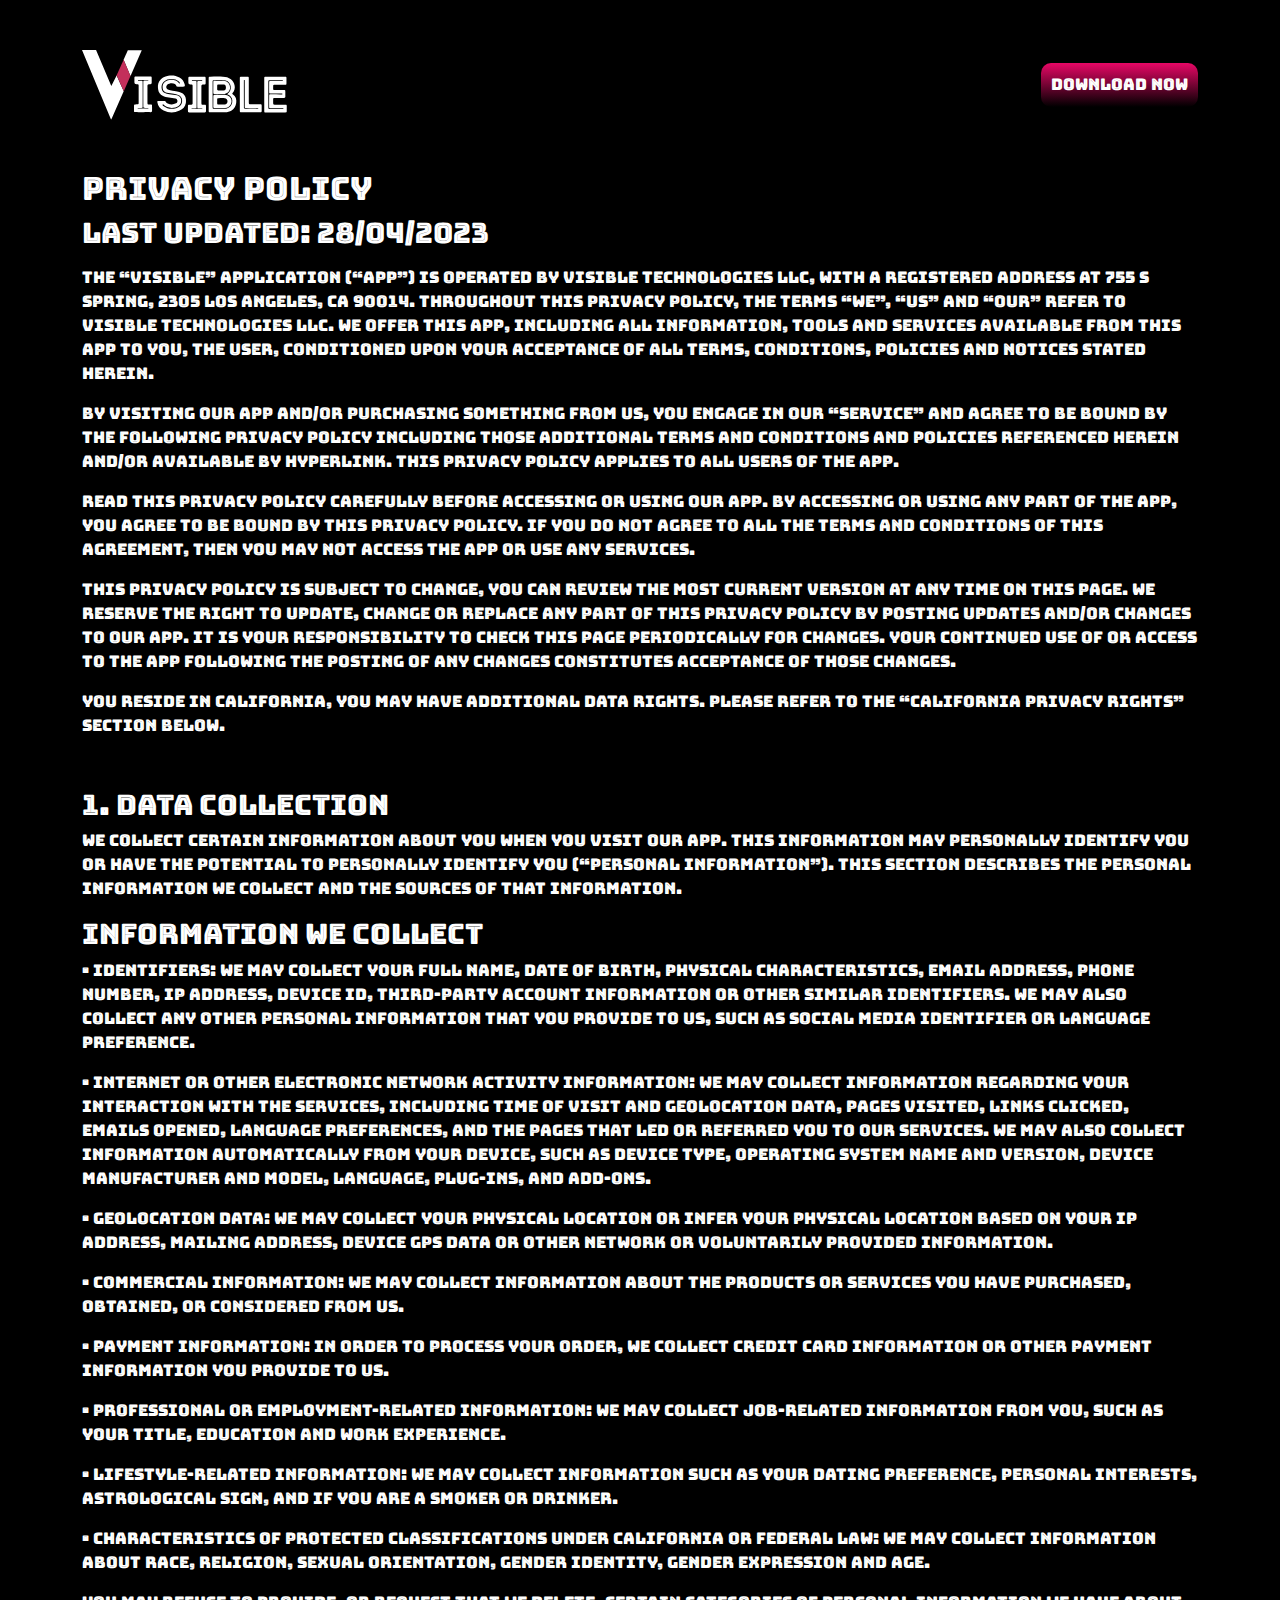
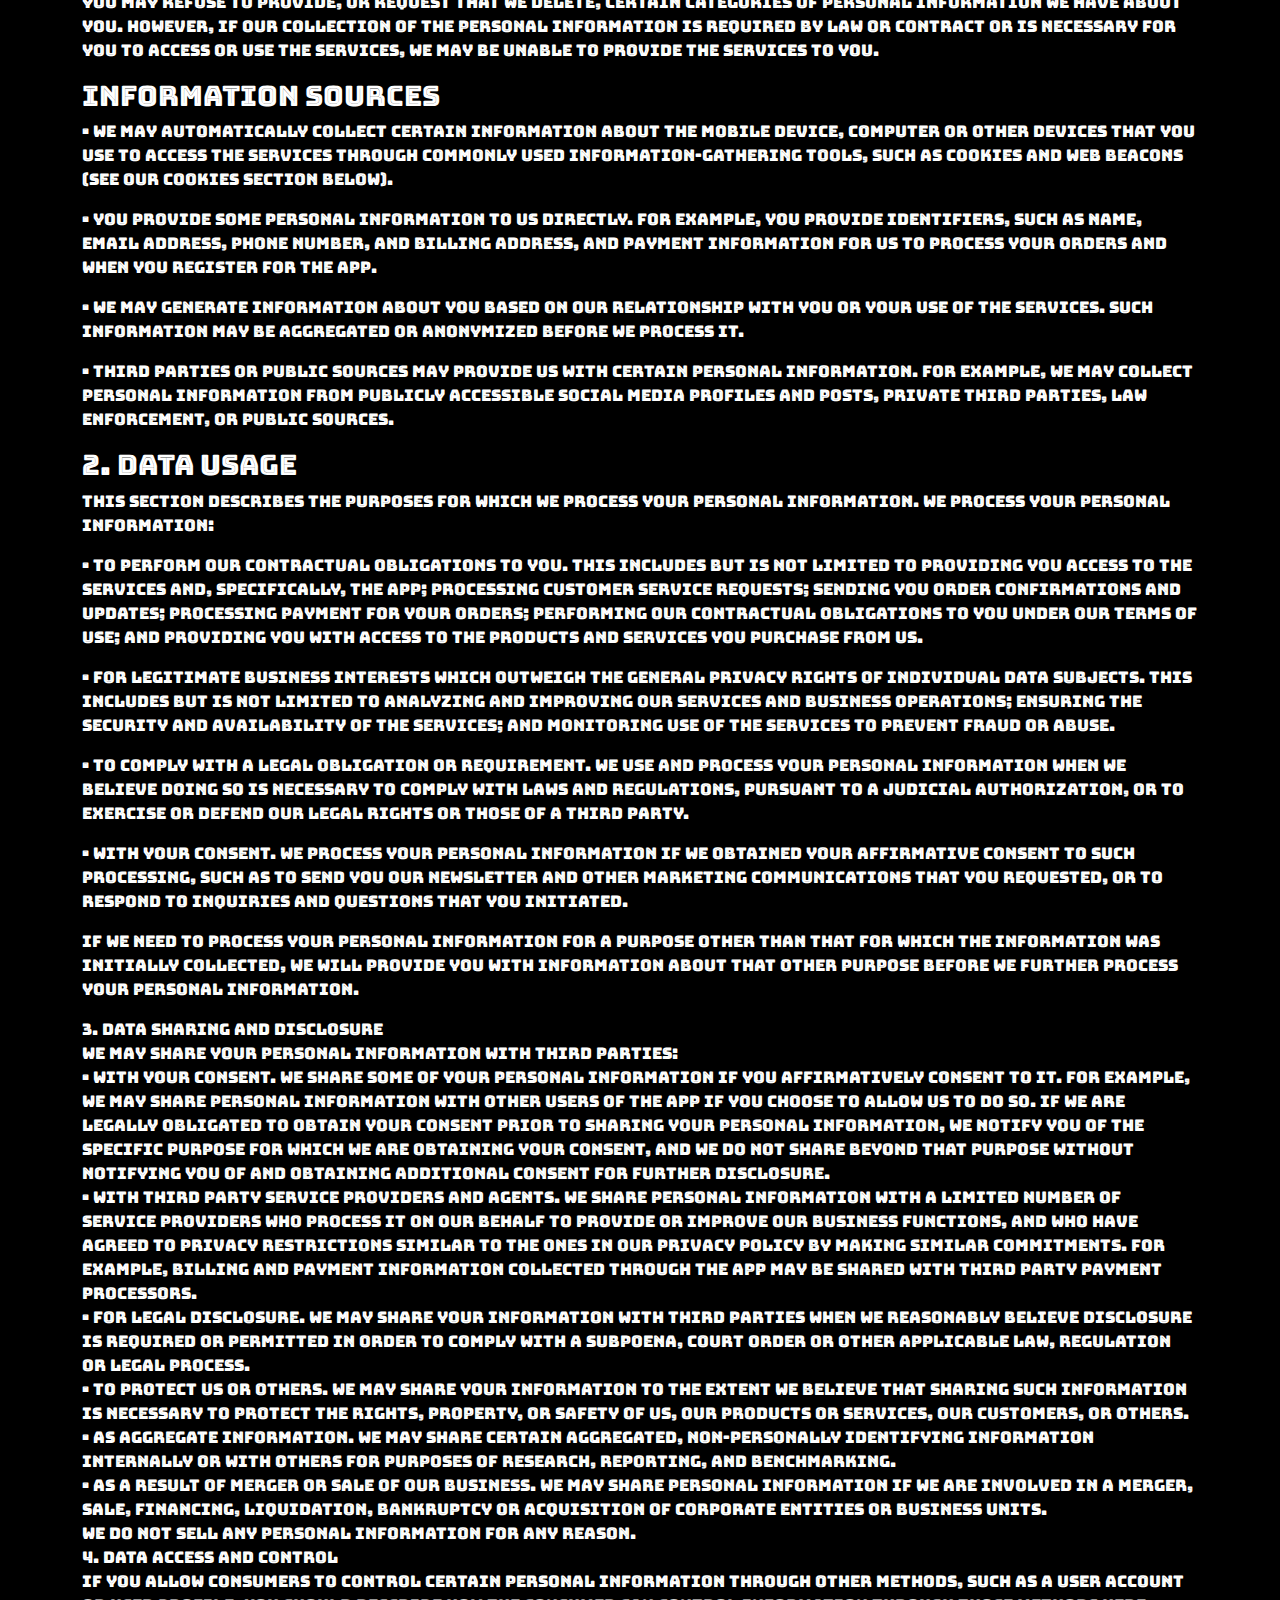
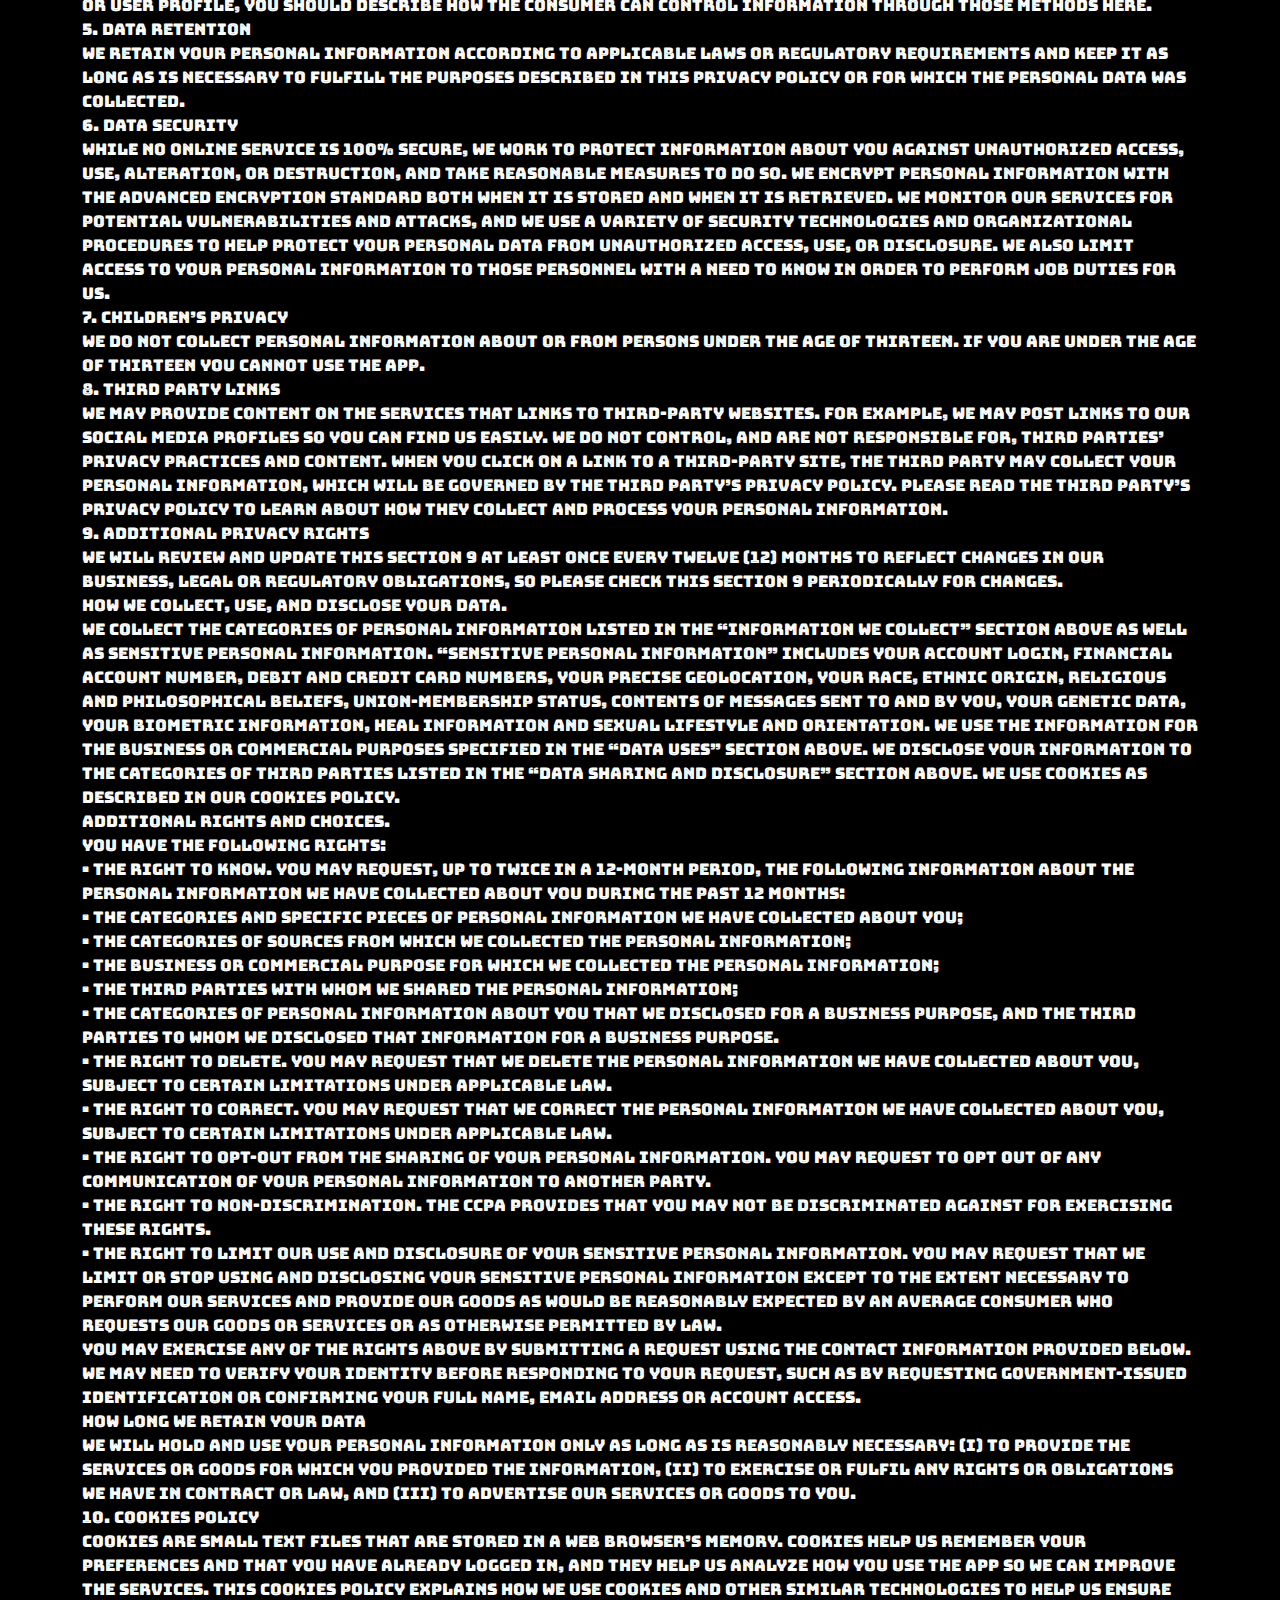
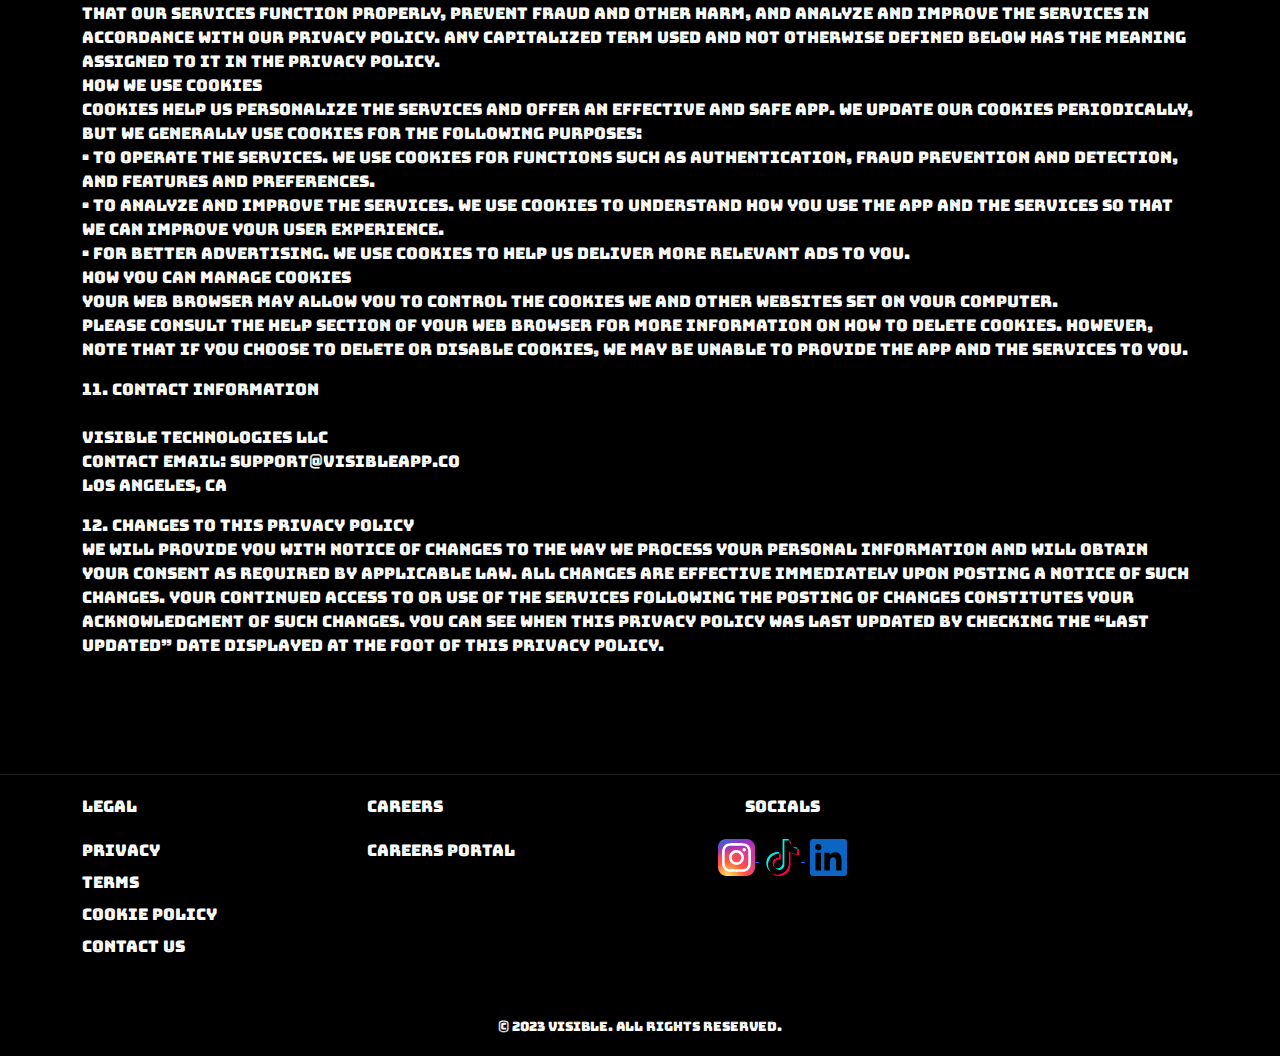
<file: privacy-policy.html>
<!DOCTYPE html>
<html lang="en">

<head>
    <meta charset="UTF-8">
    <meta http-equiv="X-UA-Compatible" content="IE=edge">
    <meta name="viewport" content="width=device-width, initial-scale=1.0">
    <title>Visible</title>
</head>
<link rel="stylesheet" href="css/bootstrap.min.css">
<link rel="stylesheet" href="assets/fonts/BungeeInline-Regular.ttf">
<link rel="stylesheet" href="css/style.css">

<body >
  
    <section id="header">
        <div class="container">
            <div class="row">
                <div class="col-4">
                    <a class="logo" href="index.html">
                        <img src="images/logo.svg" alt="">
                    </a>
                </div>
                <div class="col-8">
                    <div class="menu-pc">
                        <a href="#">Download Now</a>
                    </div>
                    <nav class="navbar fixed-top">
                        <div class="container-fluid">
                            <button class="navbar-toggler" type="button" data-bs-toggle="offcanvas"
                                data-bs-target="#offcanvasNavbar" aria-controls="offcanvasNavbar"
                                aria-label="Toggle navigation">
                                <span class="navbar-toggler-icon"></span>
                            </button>
                            <div class="offcanvas offcanvas-end" tabindex="-1" id="offcanvasNavbar"
                                aria-labelledby="offcanvasNavbarLabel">
                                <div class="offcanvas-header">
                                    <button type="button" class="btn-close" data-bs-dismiss="offcanvas"
                                        aria-label="Close"></button>
                                </div>
                                <div class="offcanvas-body">
                                    <ul class="navbar-nav justify-content-end flex-grow-1 pe-3">
                                        <li class="nav-item">
                                            <a class="nav-link active" aria-current="page" href="#">Home</a>
                                        </li>
                                        <li class="nav-item">
                                            <a class="nav-link" href="privacy-policy.html">Privacy Policy</a>
                                        </li>
                                        <li class="nav-item">
                                            <a class="nav-link" href="#">Terms and Conditions</a>
                                        </li>
                                        <li class="nav-item">
                                            <a class="nav-link" href="#">Cookie Policy</a>
                                        </li>
                                    </ul>
                                    <form class="d-flex mt-3" role="search">
                                        <input class="form-control me-2" type="search" placeholder="Search"
                                            aria-label="Search">
                                        <button class="btn btn-outline-success" type="submit">Search</button>
                                    </form>
                                </div>
                            </div>
                        </div>
                    </nav>

                </div>
            </div>
        </div>
    </section>
    <section id="main">
        <div class="container">
            <div class="row">
                <div class="privacy-policy-main">
                    <h2 class="pp-tit-2">Privacy Policy</h2>
                        <h3   class="pp-title mb-3"  >Last Updated: 28/04/2023</h3>
                            <p>
                            The “Visible” application (“App”) is operated by Visible Technologies LLC, with a registered
                            address at 755 S Spring, 2305 Los Angeles, CA 90014. Throughout this Privacy Policy, the
                            terms “we”, “us” and “our” refer to Visible Technologies LLC. We offer this app, including
                            all information, tools and services available from this App to you, the user, conditioned
                            upon your acceptance of all terms, conditions, policies and notices stated herein.</p>

                            <p> By visiting our App and/or purchasing something from us, you engage in our “Service”
                            and agree to be bound by the following Privacy Policy including those additional terms and
                            conditions and policies referenced herein and/or available by hyperlink. This Privacy Policy
                            applies to all users of the App.</p>

                            <p> read this Privacy Policy carefully before accessing or using our App. By
                            accessing or using any part of the App, you agree to be bound by this Privacy Policy. If you
                            do not agree to all the terms and conditions of this agreement, then you may not access the
                            App or use any services. </p>

                            <p>This Privacy Policy is subject to change, you can review the most current version at any
                            time on this page. We reserve the right to update, change or replace any part of this
                            Privacy Policy by posting updates and/or changes to our App. It is your responsibility to
                            check this page periodically for changes. Your continued use of or access to the App
                            following the posting of any changes constitutes acceptance of those changes.</p>

                            <p> you reside in California, you may have additional data rights. Please refer to the
                            “California Privacy Rights” section below.</p>
                        </p>
                        <h3 class="pp-title"><br>1. Data Collection</h3>
                            <p>We collect certain information about you when you visit our App. This information may
                            personally identify you or have the potential to personally identify you (“Personal
                            Information”). This section describes the Personal Information we collect and the sources of
                            that information.</p>

                        <h3 class="pp-title">Information We Collect</h3>

                        <p>• Identifiers: We may collect your full name, date of birth, physical characteristics, email
                        address, phone number, IP Address, device ID, third-party account information or other similar
                        identifiers. We may also collect any other Personal Information that you provide to us, such as
                        social media identifier or language preference.</p>

                        <p>• Internet or Other Electronic Network Activity Information: We may collect information
                        regarding your interaction with the Services, including time of visit and geolocation data,
                        pages visited, links clicked, emails opened, language preferences, and the pages that led or
                        referred you to our Services. We may also collect information automatically from your device,
                        such as device type, operating system name and version, device manufacturer and model, language,
                        plug-ins, and add-ons.</p>

                        <p>• Geolocation Data: We may collect your physical location or infer your physical location based
                        on your IP address, mailing address, device GPS data or other network or voluntarily provided
                        information.</p>

                        <p>• Commercial Information: We may collect information about the products or services you have
                        purchased, obtained, or considered from us.</p>

                        <p>• Payment Information: In order to process your order, we collect credit card information or
                        other payment information you provide to us.</p>

                        <p>• Professional or Employment-related Information: We may collect job-related information from
                        you, such as your title, education and work experience.</p>

                        <p>• Lifestyle-related Information: We may collect information such as your dating preference,
                        personal interests, astrological sign, and if you are a smoker or drinker.</p>

                        <p>• Characteristics of protected classifications under California or federal law: We may collect
                        information about race, religion, sexual orientation, gender identity, gender expression and
                        age.</p>

                        <p>You may refuse to provide, or request that we delete, certain categories of Personal Information
                        we have about you. However, if our collection of the Personal Information is required by law or
                        contract or is necessary for you to access or use the Services, we may be unable to provide the
                        Services to you.</p>

                        <h3 class="pp-title">Information Sources</h3>

                        <p>• We may automatically collect certain information about the mobile device, computer or other
                        devices that you use to access the Services through commonly used information-gathering tools,
                        such as cookies and web beacons (see our Cookies section below).</p>

                        <p>• You provide some Personal Information to us directly. For example, you provide Identifiers,
                        such as name, email address, phone number, and billing address, and Payment Information for us
                        to process your orders and when you register for the App.</p>

                        <p>• We may generate information about you based on our relationship with you or your use of the
                        Services. Such information may be aggregated or anonymized before we process it.</p>

                        <p>• Third parties or public sources may provide us with certain Personal Information. For example,
                        we may collect Personal Information from publicly accessible social media profiles and posts,
                        private third parties, law enforcement, or public sources.</p>

                        <h3 class="pp-title">2. Data Usage</h3>

                        <p>This section describes the purposes for which we process your Personal Information. We process
                        your Personal Information:</p>

                        <p>• To perform our contractual obligations to you. This includes but is not limited to providing
                        you access to the Services and, specifically, the App; processing customer service requests;
                        sending you order confirmations and updates; processing payment for your orders; performing 
                        our contractual obligations to you under our Terms of Use; and providing you with access to the 
                        products and Services you purchase from us.</p>

                        <p>• For legitimate business interests which outweigh the general privacy rights of individual data
                        subjects. This includes but is not limited to analyzing and improving our Services and business
                        operations; ensuring the security and availability of the Services; and monitoring use of the
                        Services to prevent fraud or abuse.</p>

                        <p>• To comply with a legal obligation or requirement. We use and process your Personal Information
                        when we believe doing so is necessary to comply with laws and regulations, pursuant to a
                        judicial authorization, or to exercise or defend our legal rights or those of a third party.</p>
                        
                        <p>• With your consent. We process your Personal Information if we obtained your affirmative
                        consent to such processing, such as to send you our newsletter and other marketing
                        communications that you requested, or to respond to inquiries and questions that you initiated.</p>

                        <p>If we need to process your Personal Information for a purpose other than that for which the
                        information was initially collected, we will provide you with information about that other
                        purpose before we further process your Personal Information.</p>

                        3. Data Sharing and Disclosure<br>

                        We may share your Personal Information with third parties:<br>

                        • With your consent. We share some of your Personal Information if you affirmatively consent to
                        it. For example, we may share Personal Information with other users of the App if you choose to
                        allow us to do so. If we are legally obligated to obtain your consent prior to sharing your
                        Personal Information, we notify you of the specific purpose for which we are obtaining your
                        consent, and we do not share beyond that purpose without notifying you of and obtaining
                        additional consent for further disclosure.<br>

                        • With third party service providers and agents. We share Personal Information with a limited
                        number of service providers who process it on our behalf to provide or improve our business
                        functions, and who have agreed to privacy restrictions similar to the ones in our Privacy Policy
                        by making similar commitments. For example, billing and payment information collected through
                        the App may be shared with third party payment processors.<br>

                        • For legal disclosure. We may share your information with third parties when we reasonably
                        believe disclosure is required or permitted in order to comply with a subpoena, court order or
                        other applicable law, regulation or legal process.<br>

                        • To protect us or others. We may share your information to the extent we believe that sharing
                        such information is necessary to protect the rights, property, or safety of us, our products or
                        services, our customers, or others.<br>

                        • As aggregate information. We may share certain aggregated, non-personally identifying
                        information internally or with others for purposes of research, reporting, and benchmarking.<br>

                        • As a result of merger or sale of our business. We may share Personal Information if we are
                        involved in a merger, sale, financing, liquidation, bankruptcy or acquisition of corporate
                        entities or business units.<br>


                        We do not sell any Personal Information for any reason.<br>

                        4. Data Access and Control<br>

                        If you allow consumers to control certain Personal Information through other methods, such as a
                        user account or user profile, you should describe how the consumer can control information
                        through those methods here.<br>

                        5. Data Retention<br>

                        We retain your Personal Information according to applicable laws or regulatory requirements and
                        keep it as long as is necessary to fulfill the purposes described in this Privacy Policy or for
                        which the personal data was collected.<br>

                        6. Data Security<br>

                        While no online service is 100% secure, we work to protect information about you against
                        unauthorized access, use, alteration, or destruction, and take reasonable measures to do so. We
                        encrypt Personal Information with the Advanced Encryption Standard both when it is stored and
                        when it is retrieved. We monitor our Services for potential vulnerabilities and attacks, and we
                        use a variety of security technologies and organizational procedures to help protect your
                        personal data from unauthorized access, use, or disclosure. We also
                        limit access to your Personal Information to those personnel with a need to know in order to
                        perform job duties for us.<br>

                        7. Children’s Privacy<br>

                        We do not collect Personal Information about or from persons under the age of thirteen. If you
                        are under the age of thirteen you CANNOT use the App.<br>


                        8. Third Party Links<br>

                        We may provide content on the Services that links to third-party websites. For example, we may
                        post links to our social media profiles so you can find us easily. We do not control, and are
                        not responsible for, third parties’ privacy practices and content. When you click on a link to a
                        third-party site, the third party may collect your personal information, which will be governed
                        by the third party’s privacy policy. Please read the third party’s privacy policy to learn about
                        how they collect and process your personal information.<br>

                        9. Additional Privacy Rights<br>
                        We will review and update this Section 9 at least once every twelve (12) months to reflect
                        changes in our business, legal or regulatory obligations, so please check this Section 9
                        periodically for changes.<br>

                        How We Collect, Use, and Disclose Your Data.<br>

                        We collect the categories of Personal Information listed in the “Information We Collect” section
                        above as well as Sensitive Personal Information. “Sensitive Personal Information” includes your
                        account login, financial account number, debit and credit card numbers, your precise
                        geolocation, your race, ethnic origin, religious and philosophical beliefs, union-membership
                        status, contents of messages sent to and by you, your genetic data, your biometric information,
                        heal information and sexual lifestyle and orientation. We use the information for the business
                        or commercial purposes specified in the “Data Uses” section above. We disclose your information
                        to the categories of third parties listed in the “Data Sharing and Disclosure” section above. We
                        use cookies as described in our Cookies Policy.<br>

                        Additional Rights and Choices.<br>

                        You have the following rights:<br>

                        • The right to know. You may request, up to twice in a 12-month period, the following
                        information about the personal information we have collected about you during the past 12
                        months:<br>
                        • The categories and specific pieces of personal information we have collected about you;<br>
                        • The categories of sources from which we collected the personal information;<br>
                        • The business or commercial purpose for which we collected the personal information;<br>
                        • The third parties with whom we shared the personal information;<br>
                        • The categories of personal information about you that we disclosed for a business purpose, and
                        the third parties to whom we disclosed that information for a business purpose.<br>

                        • The right to delete. You may request that we delete the personal information we have collected
                        about you, subject to certain limitations under applicable law.<br>

                        • The right to correct. You may request that we correct the personal information we have
                        collected about you, subject to certain limitations under applicable law.<br>

                        • The right to opt-out from the sharing of your personal information. You may request to opt out
                        of any communication of your personal information to another party.<br>

                        • The right to non-discrimination. The CCPA provides that you may not be discriminated against
                        for exercising these rights.<br>

                        • The right to limit our use and disclosure of your Sensitive Personal Information. You may
                        request that we limit or stop using and disclosing your Sensitive Personal Information except to
                        the extent necessary to perform our services and provide our goods as would be reasonably
                        expected by an average consumer who requests our goods or services or as otherwise permitted by
                        law.<br>

                        You may exercise any of the rights above by submitting a request using the Contact Information
                        provided below. We may need to verify your identity before responding to your request, such as
                        by requesting government-issued identification or confirming your full name, email address or
                        account access.<br>

                        How Long We Retain Your Data<br>

                        We will hold and use your personal information only as long as is reasonably necessary: (i) to
                        provide the services or goods for which you provided the information, (ii) to exercise or fulfil
                        any rights or obligations we have in contract or law, and (iii) to advertise our services or
                        goods to you.<br>

                        10. Cookies Policy<br>

                        Cookies are small text files that are stored in a web browser’s memory. Cookies help us remember
                        your preferences and that you have already logged in, and they help us analyze how you use the
                        App so we can improve the Services. This Cookies Policy explains how we use cookies and other
                        similar technologies to help us ensure that our Services function properly, prevent fraud and
                        other harm, and analyze and improve the Services in accordance with our Privacy Policy. Any
                        capitalized term used and not otherwise defined below has the meaning assigned to it in the
                        Privacy Policy.<br>

                        How We Use Cookies<br>

                        Cookies help us personalize the Services and offer an effective and safe App. We update our
                        cookies periodically, but we generally use cookies for the following purposes:<br>

                        • To operate the Services. We use cookies for functions such as authentication, fraud prevention
                        and detection, and features and preferences.<br>
                        • To analyze and improve the Services. We use cookies to understand how you use the App and the
                        Services so that we can improve your user experience.<br>
                        • For better advertising. We use cookies to help us deliver more relevant ads to you.<br>

                        How You Can Manage Cookies<br>

                        Your web browser may allow you to control the cookies we and other websites set on your
                        computer.<br>

                        <p>Please consult the help section of your web browser for more information on how to delete
                        cookies. However, note that if you choose to delete or disable cookies, we may be unable to
                        provide the App and the Services to you.</p>

                        <p>11. Contact Information<br>
                        <br>Visible Technologies LLC<br>
                        Contact Email: Support@visibleapp.co<br>
                        Los Angeles, CA</p>

                        <p>12. Changes to this Privacy Policy<br>

                        We will provide you with notice of changes to the way we process your Personal Information and
                        will obtain your consent as required by applicable law. All changes are effective immediately
                        upon posting a notice of such changes. Your continued access to or use of the Services following
                        the posting of changes constitutes your acknowledgment of such changes. You can see when this
                        Privacy Policy was last updated by checking the “Last Updated” date displayed at the foot of
                        this Privacy Policy.</p>

                        </p>
                </div>
            </div>
        </div>
    </section>

   
    <footer>
        <div class="container">
            <div class="row">
                <div class="col-lg-3 col-6">
                    <div class="privacy-box">
                        <p class="title">Legal</p>
                        <a href="privacy-policy.html">Privacy</a>
                        <a href="#">Terms</a>
                        <a href="#">Cookie Policy</a>
                        <a href="contact.html">Contact Us</a>
                    </div>
                </div>
                <div class="col-lg-3 col-6">
                    <div class="privacy-box">
                        <p class="title">Careers</p>
                        <a href="careers-portal.html">Careers Portal</a>
                    </div>
                </div>
                <div class="col-lg-3 col-6">
                    <div class="social-media-box">
                        <p class="title">Socials</p>
                        <!-- <a href="#"> <img src="images/facebook-32.png" alt=""> </a> -->
                        <a href="#"> <img src="images/insta.svg" alt=""> </a>
                        <a href="#"> <img src="images/tiktok.svg" alt=""> </a>
                        <a href="https://www.linkedin.com/company/visibleappco"> <img src="images/linkedin.svg" alt=""> </a>
                    </div>
                </div>
                <!-- <div class="col-lg-3 col-6">
                    <div class="privacy-box">
                        <p class="title">FAQ</p>
                        <a href="#">Destinations</a>
                        <a href="#">Press Room</a>
                        <a href="contact.html">Contact</a>
                        <a href="#">Promo Code</a>
                    </div>
                </div> -->
            </div>
            <div class="privacy-contract">© 2023 Visible. All rights reserved. </div>
        </div>
    </footer>
</body> 
<script src="https://code.jquery.com/jquery-3.6.4.min.js"></script>
<script src="js/bootstrap.min.js"></script>
<script src="js/index.js"></script>

</html>
</file>
<file: css/style.css>
@import url("https://fonts.googleapis.com/css2?family=Bungee+Inline&family=Roboto:wght@100;500;900&display=swap");

body {
  font-family: "Bungee Inline", cursive;
  background: #000;
  /* background-color: #000;
      background-repeat: no-repeat;
      background-position: center top;
      background-size: cover;
      margin: 0;
      min-height: 100vh;
      display: flex;
      flex-direction: column;
      background-attachment: fixed;
      background-position: center;
      background-repeat: no-repeat;
      background-size: cover; */
}
.check-us-out-button {
  display: none;
}
 
#main {
  position: relative;
}

#main .main-bg-content {
  position: relative;
}

#main .main-bg-content img {
  opacity: 0.6;
  width: 100%;
  height: 100%;
}
/*Preloader */
.fading-splash {
  animation: mymove 0.3s forwards linear;
  /* position: absolute;
     z-index: -999999999999999; */
}

#lottie,
#lottiembl {
  position: fixed;
  top: 0;
  left: 0;
  right: 0;
  bottom: 0;
  margin: 0 auto;
  height: 100vh;
  width: 100%;
  background-color: #000;
  z-index: 999999;
}
 
.preloadermbl {
  display: none;
}
#lottiembl canvas,
#lottie canvas
{
  background-color: #000;
}
.lot
{
      width: 100%;
    height: 100vh;
    background: black;
    /* position: fixed; */
    z-index: 999;
}
.loy-p{
  position: fixed;background-color: black;
  z-index: 99999999;
  height: 100vh;
  width: 100%;
}
@keyframes mymove {
  from {
    opacity: 1;
  }
  to {
    opacity: 0;
  }
}
/* header */
#header {
  padding: 50px 0;
}

#header .navbar.fixed-top {
  position: absolute;
}
#header .container .col-4{
  display: flex;
  text-align: left;
}

#header .menu-pc a {
  color: #fff;
  text-decoration: none;
  padding: 10px;
  border-radius: 10px;
  transition: 0.5s;

  background: rgb(232, 7, 102);
  background: linear-gradient(
    180deg,
    rgba(232, 7, 102, 1) 0%,
    rgba(0, 0, 0, 1) 100%
  );
}

#header .menu-pc a:hover {
  color: #e80766;
  background: #fff;
  color: #e80766;
}

#header .menu-pc a img {
  max-width: 150px;
}

#header .menu-pc a img:hover {
}

#header .logo img {
  position: right;
  height: 70px;
  width: 100%;
}

#header .menu-pc {
  display: flex;
  justify-content: end;
  align-items: center;
  height: 100%;
}

.navbar-toggler {
  background: #fff;
  display: none;
}
.navbar.fixed-top

{
  display: none !important;
}

/* header */

#main {
  flex: 1;
}
.privacy-policy-main {
  color: #fff;
}

#main .main-box {
  color: #fff;
  text-align: center;
  font-size: 65px;
  position: absolute;
  left: 50%;
  transform: translate(-50%, -50%);
  top: 50%;
}

.all-job-detail p.no-bt {
  font-size: 18px;
}
.all-job-detail p {
  color: #fff;
  font-size: 15px;
}
.no-bt {
  margin-bottom: 0 !important;
}
/* job submit start */
.job-submit {
  color: #fff;
  margin-top: 30px;
}
input#myfile::-webkit-file-upload-button {
  display: none;
}

input#myfile::file-selector-button {
  display: none;
}
input[type="file"] {
  opacity: 0; /* make transparent */
  z-index: -1; /* move under anything else */
  display: none;
  position: absolute; /* don't let it take up space */
}

.file-filed {
  background: #1e1e1e;
  border-radius: 7px;
  border: 1px solid #1e1e1e;
  color: #fff;
  padding: 3px;
  padding-left: 20px;
  /* padding: 10px; */
  font-size: 14px;
  width: 100%;
  position: relative;
  width: 222px;

  padding-right: 36px;
}
.no-b::before {
  display: none !important;
}
.cv-bx {
  position: relative;
  width: fit-content !important;
}
.cv-bx::before {
  right: 10px !important;
}
/* padding: 120px 0 0 0; */
/* input#myfile {
  display: inline-block;
  width: 100%;
  height: 100px;
  overflow: hidden;
  -webkit-box-sizing: border-box;
  -moz-box-sizing: border-box;
  box-sizing: border-box;
  background: url('https://cdn1.iconfinder.com/data/icons/hawcons/32/698394-icon-130-cloud-upload-512.png') center center no-repeat #e4e4e4;
  border-radius: 20px;
  background-size: 60px 60px;
} */
.job-submit h1 {
  font-size: 25px;
  margin-bottom: 40px;
}

.job-submit .input-box {
  width: 100%;
}
.job-submit .input-box label {
  font-size: 15px;
}

.job-submit .input-box input {
  background: #1e1e1e;
  border-radius: 7px;
  border: 1px solid #1e1e1e;
  color: #fff;
  padding: 3px 7px;
  /* padding: 10px; */
  font-size: 14px;
  width: 100%;
  position: relative;
}
.job-submit .input-box::before {
  content: "*";
  color: #e80766;
  position: absolute;
  top: 50%;
  right: 10px;
  transform: translateY(-50%);
  font-size: 13px;
  z-index: 9;
}

.extra-information textarea {
  width: 100%;
  background: #1e1e1e;
  color: #fff;
  border-radius: 10px;
  opacity: 0.87;
  border: none !important;
  outline: none;
  font-size: 14px;
  padding: 10px;
}
.cv-upload .submit-button {
  width: 100%;
  text-align: center;
}
.cv-upload .submit-button button {
  margin-top: 20px;
  padding: 15px 50px;
  border-radius: 10px;
  border: none;
  background: #1e1e1e;
  font-size: 15px;
  color: #fff;
  transition: 0.5s;
}
.cv-upload .submit-button button:hover {
  border: 1px solid #e80766;
}
.job-submit .upload-box {
  margin-bottom: 20px;
  position: relative;
  display: flex;
  width: 100%;
  justify-content: space-between;
  align-items: center;
}

.job-submit .upload-box .info {
  /* width: 100%; */
  width: 200px;
  font-size: 15px;
}

input::-webkit-outer-spin-button,
input::-webkit-inner-spin-button {
  -webkit-appearance: none;
  margin: 0;
}

#main .apply-button {
  color: #fff;
  text-decoration: none;
      padding: 8px 6px !important;
  /* padding: 2px; */
  border-radius: 10px;
  margin-top: 50px;
  transition: 0.5s;

  background: rgb(232, 7, 102);
  background: linear-gradient(
    180deg,
    rgba(232, 7, 102, 1) 0%,
    rgba(0, 0, 0, 1) 100%
  );
}

/* Firefox */
input[type="number"] {
  -moz-appearance: textfield;
}

form.cv-upload h2 {
  font-size: 20px;
}

form.cv-upload {
  margin-top: 30px;
}

/* job submit finish */

/* footer */

footer {
  margin-bottom: 20px;
  margin-top: 100px;
  background-image: url("../images/black-bg.jpg");
  border-top: 1px solid #1e1e1e;
  /* Full height */
  height: 100%;

  /* Create the parallax scrolling effect */
  background-attachment: fixed;
  background-position: center;
  background-repeat: no-repeat;
  background-size: cover;
}

footer .privacy-contract {
  width: 100%;
  text-align: center;
  color: #fff;
  font-size: 13px;
  margin-top: 50px;
}

footer p.title {
  margin-top: 20px !important;
  margin: 0;
  color: #fff;
  margin-bottom: 20px;
  margin-top: 40px;
}

footer .privacy-box {
  display: flex;
  flex-direction: column;
}

footer .privacy-box a {
  margin-bottom: 8px;
  text-decoration: none;
  color: #fff;

  transition: 0.5s;
}

footer .social-media-box a {
  margin-right: 5px;
}

footer .social-media-box a:last-child {
  margin-right: 0px;
}

footer .privacy-box a:hover {
  color: #e80766;
}

footer .social-media-box a img {
  transition: 0.5s;
  width: 37px;
}
.social-media-box {
  text-align: center;
}

footer .social-media-box a img:hover {
  filter: invert(12%) sepia(99%) saturate(7461%) hue-rotate(330deg)
    brightness(93%) contrast(94%);
}

/* footer */

.wrapper {
  width: 100%;
  height: 100%;
  border: 1px solid black;
  position: absolute;
  top: 0;
  left: 0;
  overflow: hidden;
  display: none;
  z-index: -1;
}

.slide-in {
  transform: translate3d(0, 0, 0) !important;
}

.top-bar {
  position: relative;
  z-index: 2;
  /* background-color: #2A2A3D; */
  padding-bottom: 15px;
}

.menu-icon-header {
  top: 30px;
  float: right;
  margin: 15px 15px 0 0;
  padding: 5px 15px;
  font-family: "Lato";
  text-transform: uppercase;
  font-size: 11px;
  letter-spacing: 1px;
  font-weight: 700;
  position: relative;
  z-index: 2;
  color: #eee;
  cursor: pointer;
}

.menu-icon-header img {
  width: 100%;
  height: 30px;
}

.menu-top {
  background-color: #2a2a3d;
  height: 75%;
  width: 100%;
  position: absolute;
  top: 0;
  transform: translate3d(0, -100%, 0);
  transition: all 0.3s ease-in;
}

.menu-top .menu-mobil {
  display: flex;
  align-items: center;
  justify-content: center;
  flex-direction: column;
  height: 100%;
}

.menu-top .menu-mobil img {
  width: 100%;
  height: 40px;
}

.menu-top .menu-mobil a {
  color: #fff;
  text-decoration: none;
  margin: 10px 0;
}

.menu-bottom {
  height: 25%;
  width: 100%;
  background-color: #36364e;
  position: absolute;
  bottom: -50px;
  transform: translate3d(0, 175px, 0);
  transition: all 0.5s ease;
}

.menu-bottom.slide-in {
  bottom: 0;
}

.menu-bottom-content {
}

/* .avatar {
    height: 60px;
    width: 60px;
    border: 5px solid #36364E;
    background-color: #222;
    border-radius: 50%;
    position: absolute;
    left: 50%;
    transform: translate(-50%, -50%);
  }
   */

.mobil-menu-down img {
  width: 100%;
  height: 60px;
  margin-top: 20px;
}

/* career */
.career-portal .content-career {
  margin-bottom: 37px;
  padding: 10px 15px;
  border-radius: 7px;
  color: #fff;
  background: rgb(232, 7, 102);
  background: linear-gradient(
    180deg,
    rgba(232, 7, 102, 1) 0%,
    rgba(117, 15, 57, 1) 100%
  );
}
.career-portal a {
  text-decoration: none;
}
.career-portal .content-career p {
  margin-bottom: 0;
}
.career-portal .button {
  border-radius: 11px;
  padding: 4px 15px;
  margin-top: 20px;
  margin-left: 25px;
  background: black;
}

.content-career .down {
  display: flex;
  align-items: center;
  justify-content: space-between;
}

.title-visible {
  margin-bottom: 50px;
  color: #fff;
}
.dir-col {
  flex-direction: column !important;
}
.flex-btn {
  display: flex;
  justify-content: space-between;
  align-items: center;
}
.flex-btn a {
  padding: 11px 6px !important;
}
.flex-btn p {
  font-size: 18px;
  color: white;
}
.flex-btn span {
  display: block;
  color: white;
  font-size: 14px;
}
/* career */

/* media */
@media (max-width: 1200px) {
  .preloaderdesk {
    display: none ;
  }
  .preloadermbl {
    display: block ;
  }
}
@media only screen and (max-width: 1200px) and (min-width: 768px) {
  .dir-col .col-lg-4 {
    width: 60% !important;
  }
}
@media only screen and (max-width: 991px) {
  .social-media-box {
    text-align: left;
  }
  #main .main-box {
    font-size: 27px;
    width: inherit;
  }

  .fixed-top {
    top: 58px;
    right: 10%;
    left: auto;
  }

  #main .main-bg-content {
    overflow: hidden;
  }

  #main .main-bg-content img {
    width: 100vh;
  }

  .navbar-toggler {
    display: block;
  }

  footer .social-media {
    margin: 20px 0;
    justify-content: center;
  }

  .wrapper {
    display: block;
  }
/* 
  #header .menu-pc {
    display: none;
  } */
}
.mbl-only{
  display: none;
}
@media only screen and (max-width: 768px) {
  footer p.title{
    font-size: 16px !important;
  }
  footer .privacy-box a{
    font-size: 14px;
  }
  .desk-only{
    display: none;
  }
  .mbl-only{
    display: inherit !important;
  }
  #main .main-box {
       width: inherit;
    font-size: 22px
  }
  #main .main-bg-content img {
    width: 100%;
    height:auto;
  }
}

.check-us-out-button {
  position: center;
  display: inline-block;
  padding: 10px 20px;
  font-size: 16px;
  font-weight: bold;
  text-align: center;
  text-decoration: none;
  color: #ffffff;
  background-color: #e80766;
  border-radius: 5px;
}

.check-us-out-button:hover {
  background-color: #fff;
  color: #e80766;
}

/* Apple kullanıyorsa App Store'a yönlendirir */
@media only screen and (max-width: 768px) {
  #preloadermbl{
    display: none !important;
  }
  .check-us-out-button[href="#"]::before {
    content: "App Store";
  }
  .check-us-out-button[href="#"]:hover::before {
    content: "App Store";
  }
}

/* Android kullanıyorsa Google Play'e yönlendirir */
@media only screen and (min-width: 769px) {
  .check-us-out-button[href="#"]::before {
    content: "Google Play";
  }
  .check-us-out-button[href="#"]:hover::before {
    content: "Google Play";
  }
}
@media (max-width:600px) {
  .pp-title{
    font-size: 20px !important;
  }
  .pp-tit-2{font-size: 22px !important;}
  .all-job-detail p.no-bt{
    font-size: 17px;
  }
  .all-job-detail p{
    font-size: 14px;
  }
  .title-visible{
    font-size: 22px;
  }
  #header .logo img {
    position: right;
    height: 70px;
    width: 150px;
}
.no-bt{
  margin-bottom: 10px !important;

}
.privacy-policy-main p{
  font-size: 14px;
}
.menu-pc{
  margin-top: 9px;
}
#header .menu-pc a{
  font-size: 15px;
}
  
}
/* media */
</file>
